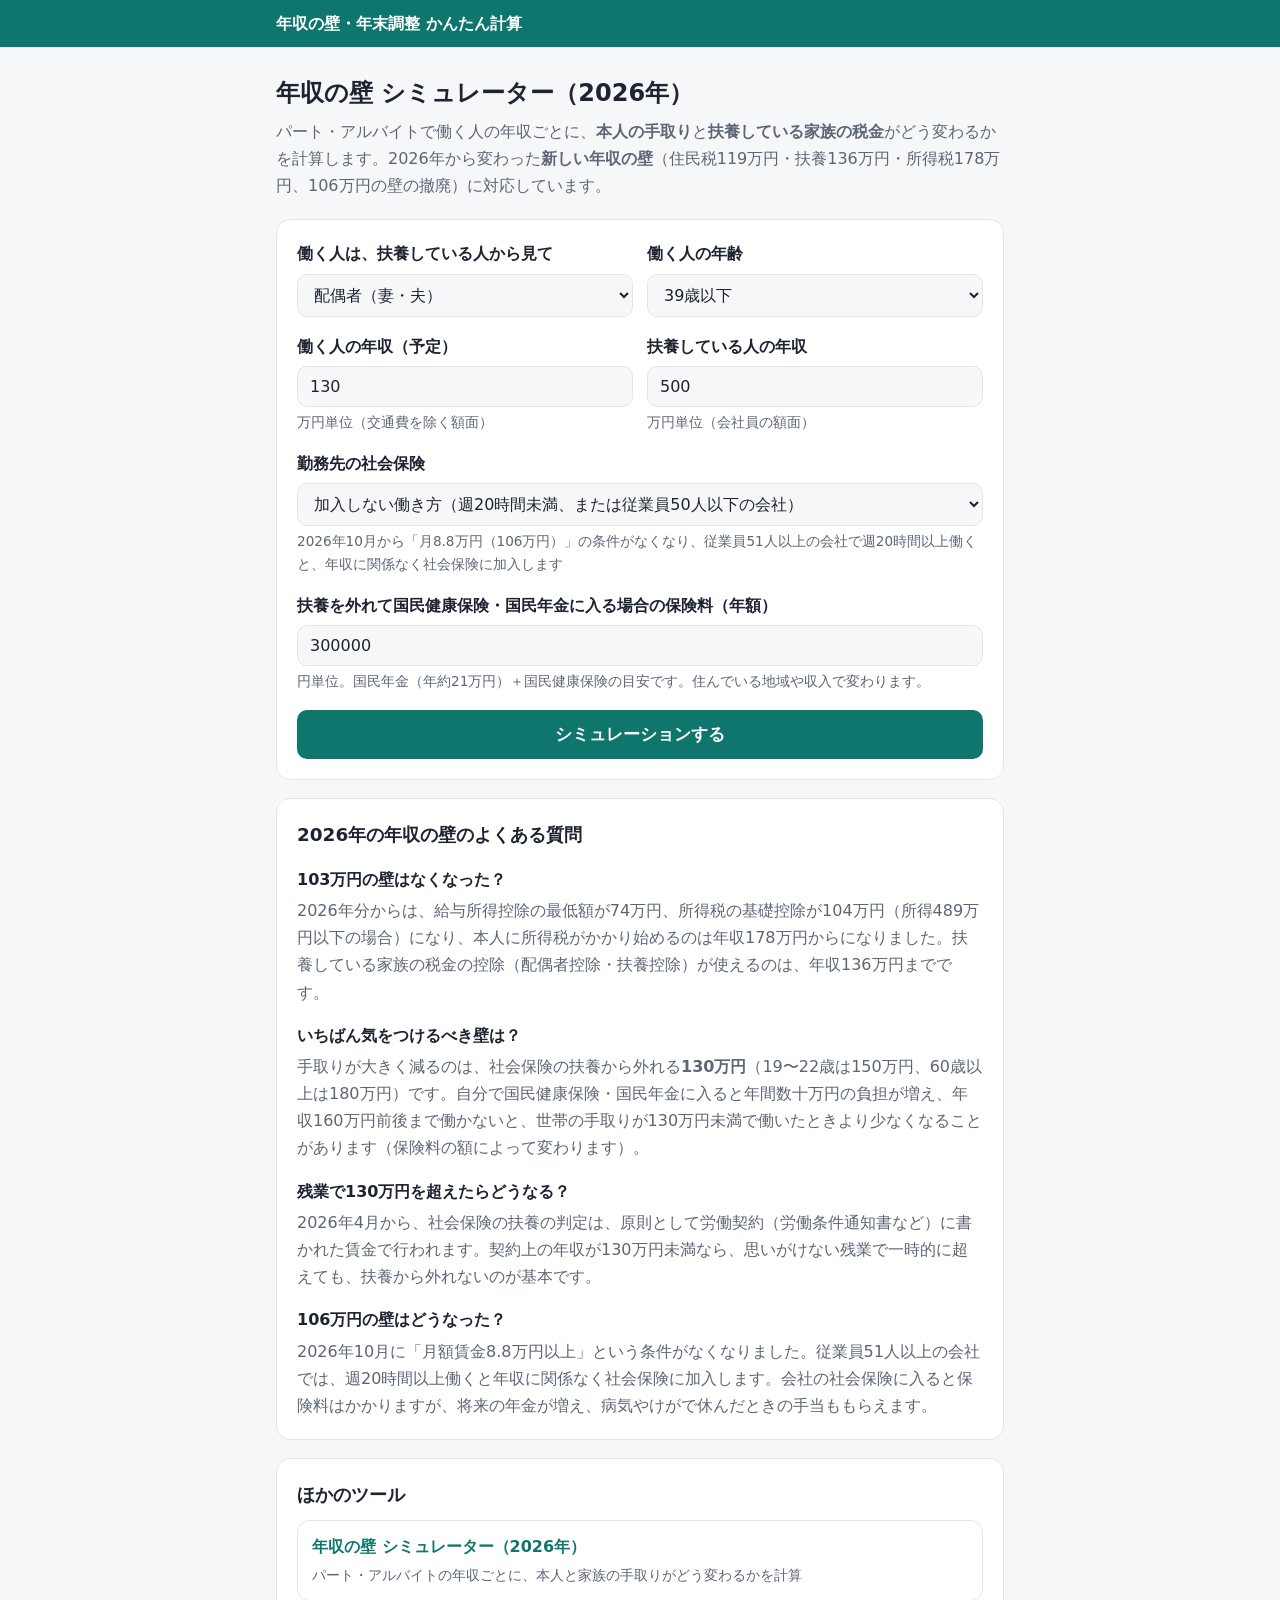
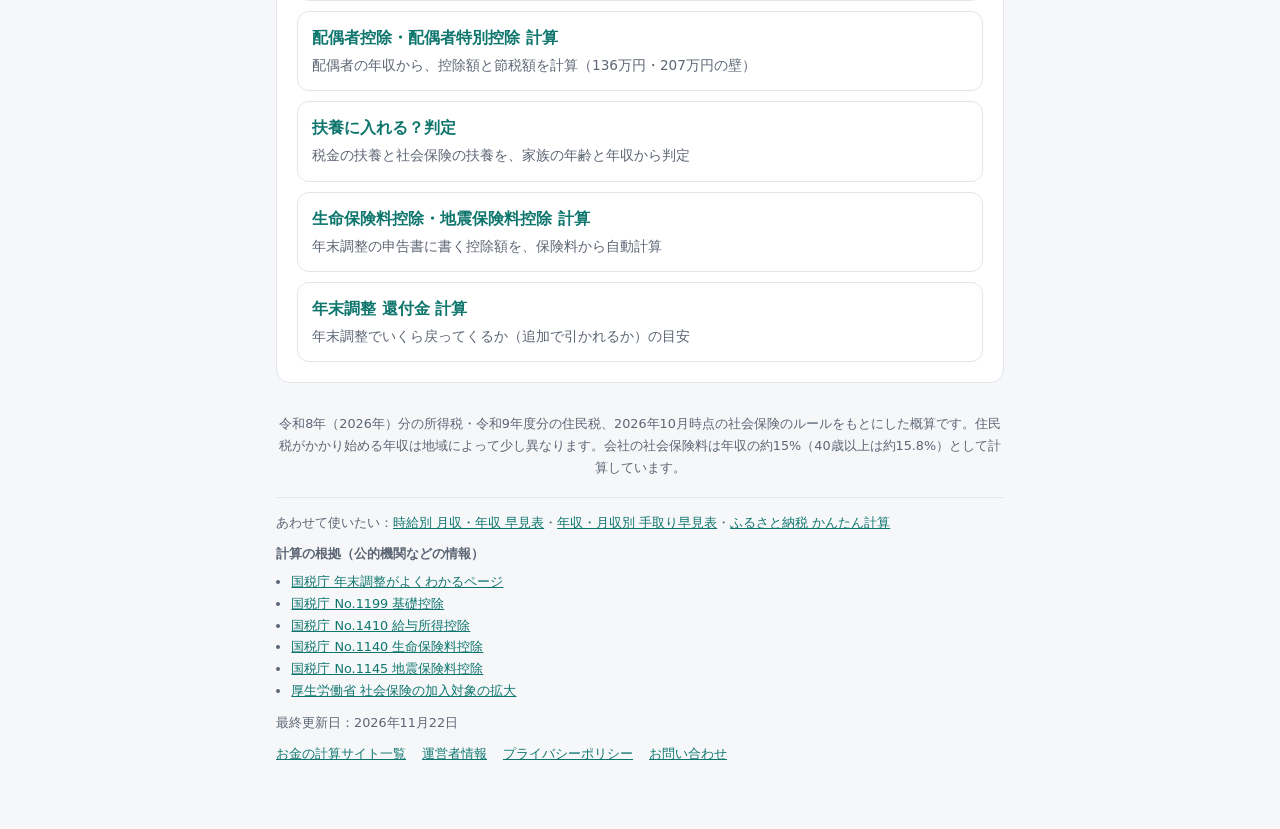
<file: index.html>
<!doctype html>
<html lang="ja">
<head>
<meta charset="utf-8">
<meta name="viewport" content="width=device-width, initial-scale=1">
<title>年収の壁 シミュレーター【2026年】｜パートの手取りと家族の税金を計算（119万・130万・136万・178万）</title>
<meta name="description" content="パート・アルバイトの年収を入れるだけで、本人の税金・社会保険料・手取りと、扶養している家族の税金がどう変わるかを計算。2026年の新しい年収の壁（住民税119万円、扶養136万円、所得税178万円、106万円の壁の撤廃）に対応した無料シミュレーターです。">
<link rel="canonical" href="https://okanenokeisan.com/nenmatsu/">
<!--sw-head-->
<meta property="og:type" content="website">
<meta property="og:site_name" content="年収の壁・年末調整 かんたん計算">
<meta property="og:title" content="年収の壁 シミュレーター【2026年】｜パートの手取りと家族の税金を計算（119万・130万・136万・178万）">
<meta property="og:description" content="パート・アルバイトの年収を入れるだけで、本人の税金・社会保険料・手取りと、扶養している家族の税金がどう変わるかを計算。2026年の新しい年収の壁（住民税119万円、扶養136万円、所得税178万円、106万円の壁の撤廃）に対応した無料シミュレーターです。">
<meta property="og:url" content="https://okanenokeisan.com/nenmatsu/">
<meta property="og:locale" content="ja_JP">
<meta name="twitter:card" content="summary">
<link rel="icon" href="/favicon.ico" sizes="48x48">
<link rel="icon" href="/favicon.svg" type="image/svg+xml">
<script async src="https://www.googletagmanager.com/gtag/js?id=G-CTGWFB173X"></script>
<script>window.dataLayer=window.dataLayer||[];function gtag(){dataLayer.push(arguments);}gtag('js',new Date());gtag('config','G-CTGWFB173X');document.addEventListener('click',function(e){var b=e.target.closest&&e.target.closest('button#calc,button#judge,button#make');if(b)gtag('event','tool_use',{tool_path:location.pathname,button_id:b.id});},true);</script>
<!--/sw-head-->
<link rel="stylesheet" href="assets/style.css">
<style>
.walls{list-style:none;margin:0;padding:0}
.walls li{padding:10px 0;border-bottom:1px solid var(--line)}
.walls b{display:inline-block;min-width:5.5em;color:var(--accent)}
.walls .passed b{color:var(--warn)}
tr.me td{background:var(--accent-soft);font-weight:700}
tr.drop td.num:last-child{color:var(--err)}
.chart svg{width:100%;height:auto;display:block}
.chart .axis{stroke:var(--line)}
.chart .lbl{fill:var(--muted);font-size:11px}
.chart .line{fill:none;stroke:var(--accent);stroke-width:2.5}
.chart .line2{fill:none;stroke:var(--muted);stroke-width:1.5;stroke-dasharray:4 3}
.chart .dot{fill:var(--accent)}
.legend{display:flex;gap:16px;font-size:.8rem;color:var(--muted);margin-top:6px;flex-wrap:wrap}
.legend span::before{content:"";display:inline-block;width:14px;height:3px;margin-right:5px;vertical-align:middle;background:var(--accent)}
.legend span.l2::before{background:var(--muted)}
</style>
</head>
<body>
<header class="site-header"><div><a href="/nenmatsu/">年収の壁・年末調整 かんたん計算</a></div></header>
<div class="wrap">
  <h1>年収の壁 シミュレーター（2026年）</h1>
  <p class="lead">パート・アルバイトで働く人の年収ごとに、<strong>本人の手取り</strong>と<strong>扶養している家族の税金</strong>がどう変わるかを計算します。2026年から変わった<strong>新しい年収の壁</strong>（住民税119万円・扶養136万円・所得税178万円、106万円の壁の撤廃）に対応しています。</p>

  <div class="card">
    <div class="row">
      <div class="field">
        <label for="rel">働く人は、扶養している人から見て</label>
        <select id="rel">
          <option value="spouse">配偶者（妻・夫）</option>
          <option value="student">子ども（19〜22歳・大学生など）</option>
          <option value="teen">子ども（16〜18歳・高校生など）</option>
        </select>
      </div>
      <div class="field" id="ageField">
        <label for="age">働く人の年齢</label>
        <select id="age">
          <option value="u40">39歳以下</option>
          <option value="40">40〜59歳</option>
          <option value="60">60〜69歳</option>
          <option value="70">70歳以上</option>
        </select>
      </div>
    </div>
    <div class="row">
      <div class="field"><label for="wage">働く人の年収（予定）</label><input type="number" id="wage" min="0" value="130">
        <div class="hint">万円単位（交通費を除く額面）</div></div>
      <div class="field"><label for="sup">扶養している人の年収</label><input type="number" id="sup" min="0" value="500">
        <div class="hint">万円単位（会社員の額面）</div></div>
    </div>
    <div class="field" id="shahoField">
      <label for="shaho">勤務先の社会保険</label>
      <select id="shaho">
        <option value="none">加入しない働き方（週20時間未満、または従業員50人以下の会社）</option>
        <option value="company">加入する働き方（従業員51人以上の会社で週20時間以上など）</option>
      </select>
      <div class="hint">2026年10月から「月8.8万円（106万円）」の条件がなくなり、従業員51人以上の会社で週20時間以上働くと、年収に関係なく社会保険に加入します</div>
    </div>
    <div class="field" id="kokuhoField">
      <label for="kokuho">扶養を外れて国民健康保険・国民年金に入る場合の保険料（年額）</label>
      <input type="number" id="kokuho" min="0" value="300000">
      <div class="hint" id="kokuhoHint">円単位。住んでいる地域や収入で変わります。わかる場合は市区町村のシミュレーションの金額を入れてください</div>
    </div>
    <button id="calc">シミュレーションする</button>
  </div>

  <div class="card" id="result" hidden></div>

  <div class="ad">広告スペース</div>

  <div class="card faq">
    <h2>2026年の年収の壁のよくある質問</h2>
    <h3>103万円の壁はなくなった？</h3>
    <p>2026年分からは、給与所得控除の最低額が74万円、所得税の基礎控除が104万円（所得489万円以下の場合）になり、本人に所得税がかかり始めるのは年収178万円からになりました。扶養している家族の税金の控除（配偶者控除・扶養控除）が使えるのは、年収136万円までです。</p>
    <h3>いちばん気をつけるべき壁は？</h3>
    <p>手取りが大きく減るのは、社会保険の扶養から外れる<strong>130万円</strong>（19〜22歳は150万円、60歳以上は180万円）です。自分で国民健康保険・国民年金に入ると年間数十万円の負担が増え、年収160万円前後まで働かないと、世帯の手取りが130万円未満で働いたときより少なくなることがあります（保険料の額によって変わります）。</p>
    <h3>残業で130万円を超えたらどうなる？</h3>
    <p>2026年4月から、社会保険の扶養の判定は、原則として労働契約（労働条件通知書など）に書かれた賃金で行われます。契約上の年収が130万円未満なら、思いがけない残業で一時的に超えても、扶養から外れないのが基本です。</p>
    <h3>106万円の壁はどうなった？</h3>
    <p>2026年10月に「月額賃金8.8万円以上」という条件がなくなりました。従業員51人以上の会社では、週20時間以上働くと年収に関係なく社会保険に加入します。会社の社会保険に入ると保険料はかかりますが、将来の年金が増え、病気やけがで休んだときの手当ももらえます。</p>
  </div>

  <div class="card" id="related"></div>

  <footer>令和8年（2026年）分の所得税・令和9年度分の住民税、2026年10月時点の社会保険のルールをもとにした概算です。住民税がかかり始める年収は地域によって少し異なります。会社の社会保険料は年収の約15%（40歳以上は約15.8%）として計算しています。</footer>
<!--sw-foot-->
<div style="font-size:.8rem;color:var(--muted);margin-top:18px;border-top:1px solid var(--line);padding-top:14px"><p style="margin:0 0 10px">あわせて使いたい：<a href="/jikyu-hayami/">時給別 月収・年収 早見表</a>・<a href="/nenshu/">年収・月収別 手取り早見表</a>・<a href="/furusato/">ふるさと納税 かんたん計算</a></p><p style="margin:0 0 6px;font-weight:600">計算の根拠（公的機関などの情報）</p><ul style="margin:0 0 10px;padding-left:1.2em"><li><a href="https://www.nta.go.jp/users/gensen/nencho/index.htm" target="_blank" rel="noopener">国税庁 年末調整がよくわかるページ</a></li><li><a href="https://www.nta.go.jp/taxes/shiraberu/taxanswer/shotoku/1199.htm" target="_blank" rel="noopener">国税庁 No.1199 基礎控除</a></li><li><a href="https://www.nta.go.jp/taxes/shiraberu/taxanswer/shotoku/1410.htm" target="_blank" rel="noopener">国税庁 No.1410 給与所得控除</a></li><li><a href="https://www.nta.go.jp/taxes/shiraberu/taxanswer/shotoku/1140.htm" target="_blank" rel="noopener">国税庁 No.1140 生命保険料控除</a></li><li><a href="https://www.nta.go.jp/taxes/shiraberu/taxanswer/shotoku/1145.htm" target="_blank" rel="noopener">国税庁 No.1145 地震保険料控除</a></li><li><a href="https://www.mhlw.go.jp/tekiyoukakudai/" target="_blank" rel="noopener">厚生労働省 社会保険の加入対象の拡大</a></li></ul><p style="margin:0 0 10px">最終更新日：2026年11月22日</p><nav style="display:flex;flex-wrap:wrap;gap:6px 16px"><a href="/sites/">お金の計算サイト一覧</a><a href="/about/">運営者情報</a><a href="/privacy/">プライバシーポリシー</a><a href="/contact/">お問い合わせ</a></nav></div>
<!--/sw-foot-->
</div>

<script src="assets/site.js"></script>
<script src="assets/calc.js"></script>
<script>
const $ = id => document.getElementById(id);
const KOKUHO_DEFAULT = { spouse: 300000, student: 60000, teen: 60000, spouse60: 150000 };
function syncForm() {
  const rel = $("rel").value;
  $("ageField").hidden = rel !== "spouse";
  $("shahoField").hidden = rel !== "spouse";
  const age = $("age").value;
  $("kokuho").value = rel === "spouse" ? (age === "60" || age === "70" ? KOKUHO_DEFAULT.spouse60 : KOKUHO_DEFAULT.spouse) : KOKUHO_DEFAULT[rel];
  $("kokuhoHint").textContent = rel === "spouse"
    ? (age === "60" || age === "70" ? "円単位。60歳以上は国民年金の加入義務がないため、国民健康保険料のみの目安です。" : "円単位。国民年金（年約21万円）＋国民健康保険の目安です。住んでいる地域や収入で変わります。")
    : "円単位。学生は国民年金の「学生納付特例」を使うと納付を先送りできるため、国民健康保険料のみの目安です。";
}
$("rel").addEventListener("change", syncForm);
$("age").addEventListener("change", syncForm);

function model() {
  const rel = $("rel").value, age = $("age").value;
  const over40 = rel === "spouse" && age !== "u40";
  const threshold = rel === "student" ? 1500000 : rel === "spouse" && (age === "60" || age === "70") ? 1800000 : 1300000;
  const company = rel === "spouse" && $("shaho").value === "company";
  const kokuho = Math.max(0, Number($("kokuho").value) || 0);
  const sup = (Number($("sup").value) || 0) * MAN;
  const supIncome = salaryIncome(sup);
  const ded = inc => rel === "spouse" ? spouseDeduction(supIncome, inc, age === "70")
    : dependentDeduction(rel === "student" ? 20 : 17, inc);
  const max = ded(0);
  const rate = supporterRate(sup, false, max.it);

  const at = salary => {
    const social = company ? socialEstimate(salary, over40) : salary >= threshold ? kokuho : 0;
    const t = personTax(salary, social);
    const d = ded(t.income);
    const familyUp = Math.floor((max.it - d.it) * rate * 1.021 + (max.rt - d.rt) * 0.1);
    const net = salary - social - t.incomeTax - t.residentTax;
    return { salary, social, ...t, d, familyUp, net, household: net - familyUp };
  };
  return { rel, age, threshold, company, at, rate, max };
}

function chart(m) {
  const xs = []; for (let s = 800000; s <= 2400000; s += 10000) xs.push(m.at(s));
  const W = 640, H = 240, L = 48, R = 10, T = 12, B = 28;
  const minY = Math.min(...xs.map(p => Math.min(p.household, p.net))), maxY = Math.max(...xs.map(p => p.net));
  const x = v => L + (v - 800000) / 1600000 * (W - L - R);
  const y = v => T + (1 - (v - minY) / (maxY - minY)) * (H - T - B);
  const path = key => xs.map((p, i) => `${i ? "L" : "M"}${x(p.salary).toFixed(1)},${y(p[key]).toFixed(1)}`).join("");
  let grid = "";
  for (let s = 800000; s <= 2400000; s += 200000) grid += `<line class="axis" x1="${x(s)}" y1="${T}" x2="${x(s)}" y2="${H - B}"/><text class="lbl" x="${x(s)}" y="${H - 10}" text-anchor="middle">${s / MAN}万</text>`;
  const step = Math.ceil((maxY - minY) / 4 / 100000) * 100000;
  for (let v = Math.ceil(minY / step) * step; v <= maxY; v += step) grid += `<line class="axis" x1="${L}" y1="${y(v)}" x2="${W - R}" y2="${y(v)}"/><text class="lbl" x="${L - 6}" y="${y(v) + 4}" text-anchor="end">${Math.round(v / MAN)}万</text>`;
  const me = m.at((Number($("wage").value) || 0) * MAN);
  const dot = me.salary >= 800000 && me.salary <= 2400000 ? `<circle class="dot" cx="${x(me.salary)}" cy="${y(me.household)}" r="5"/>` : "";
  return `<div class="chart"><svg viewBox="0 0 ${W} ${H}" role="img" aria-label="年収ごとの手取りのグラフ">${grid}<path class="line2" d="${path("net")}"/><path class="line" d="${path("household")}"/>${dot}</svg>
    <div class="legend"><span>世帯で見た手取り（本人の手取り − 家族の税金の増加分）</span><span class="l2">本人の手取り</span></div></div>`;
}

function walls(m, wage) {
  const list = [
    [1060000, "106万円", "2026年10月に撤廃。従業員51人以上の会社で週20時間以上働くと、年収に関係なく社会保険に加入します。"],
    [1190000, "119万円", "超えると本人に住民税がかかり始めます（年数千円から。地域によって少し違います）。"],
    [m.threshold, `${m.threshold / MAN}万円`, `超えると社会保険の扶養から外れ、自分で保険料を払います${m.company ? "（会社の社会保険に加入している場合は関係ありません）" : ""}。2026年4月からは労働契約の賃金で判定し、残業代は含めません。`],
    [1780000, "178万円", "超えると本人に所得税がかかり始めます。"],
  ];
  if (m.rel === "spouse") {
    list.push([1360000, "136万円", "超えると配偶者控除から配偶者特別控除に切り替わります。ただし控除額は169万円まで同じなので、家族の税金は増えません。"]);
    list.push([1690000, "169万円", "超えると配偶者特別控除が少しずつ減り、家族の税金が増え始めます。"]);
    list.push([2070000, "207万円", "超えると配偶者特別控除がなくなります。"]);
  } else if (m.rel === "student") {
    list.push([1360000, "136万円", "超えると特定扶養控除から特定親族特別控除に切り替わります。控除額は159万円まで同じ（所得税63万円）です。"]);
    list.push([1970000, "197万円", "超えると特定親族特別控除がなくなり、家族の控除がゼロになります。"]);
  } else {
    list.push([1360000, "136万円", "超えると家族の扶養控除（38万円）がなくなり、家族の税金が年に数万円増えます。"]);
  }
  list.sort((a, b) => a[0] - b[0]);
  return `<ul class="walls">${list.map(w => `<li class="${wage > w[0] ? "passed" : ""}"><b>${w[1]}</b>${w[2]}${wage > w[0] ? "（超えています）" : ""}</li>`).join("")}</ul>`;
}

function calc() {
  const out = $("result");
  out.hidden = false;
  const wage = (Number($("wage").value) || 0) * MAN;
  const m = model();
  const me = m.at(wage);
  const base = [800000, 1000000, 1100000, 1190000, 1200000, m.threshold - 10000, m.threshold, 1360000, 1400000, 1500000, 1600000, 1690000, 1780000, 1800000, 1900000, 2000000, 2070000, 2200000];
  const rows = [...new Set(base.concat(wage))].filter(s => s > 0).sort((a, b) => a - b).map(m.at);
  const noLoss = (() => { // 扶養内の手取りを取り戻せる年収
    const inside = m.at(m.threshold - 10000).household;
    for (let s = m.threshold; s <= 3000000; s += 10000) if (m.at(s).household >= inside) return s;
    return null;
  })();

  out.innerHTML = `
    <div class="big">
      <div class="stat good"><div class="k">本人の手取り</div><div class="v">${yen(me.net)}</div></div>
      <div class="stat ${me.familyUp ? "warn" : ""}"><div class="k">家族の税金の増加</div><div class="v">${yen(me.familyUp)}</div></div>
      <div class="stat"><div class="k">世帯で見た手取り</div><div class="v">${yen(me.household)}</div></div>
    </div>
    <table class="info">
      <tr><td>本人の社会保険料</td><td class="num">${yen(me.social)}</td></tr>
      <tr><td>本人の所得税</td><td class="num">${yen(me.incomeTax)}</td></tr>
      <tr><td>本人の住民税</td><td class="num">${yen(me.residentTax)}</td></tr>
      <tr><td>家族が受けられる控除</td><td class="num">${me.d.type}（所得税 ${me.d.it / MAN}万円）</td></tr>
    </table>
    ${!m.company && noLoss ? `<p class="note">社会保険の扶養を外れると、<strong>年収${Math.ceil(noLoss / MAN)}万円くらい</strong>まで働かないと、${m.threshold / MAN}万円未満で働いたときの世帯の手取りに届きません。</p>` : ""}
    <h2 style="margin-top:18px">年収ごとの手取り</h2>
    ${chart(m)}
    <div style="overflow-x:auto;margin-top:12px"><table class="info">
      <tr><th>年収</th><th class="num">本人の税金＋保険料</th><th class="num">家族の税金の増加</th><th class="num">世帯で見た手取り</th></tr>
      ${rows.map((r, i) => `<tr class="${r.salary === wage ? "me" : ""} ${i && r.household < rows[i - 1].household ? "drop" : ""}"><td>${(r.salary / MAN).toLocaleString("ja-JP")}万円</td><td class="num">${yen(r.social + r.incomeTax + r.residentTax)}</td><td class="num">${yen(r.familyUp)}</td><td class="num">${yen(r.household)}</td></tr>`).join("")}
    </table></div>
    <p class="hint">赤字の行は、年収が増えたのに世帯の手取りが減る部分です。</p>
    <h2 style="margin-top:18px">あなたに関係する年収の壁</h2>
    ${walls(m, wage)}`;
  out.scrollIntoView({ behavior: "smooth", block: "start" });
}
$("calc").addEventListener("click", calc);
syncForm();
</script>
</body>
</html>
</file>
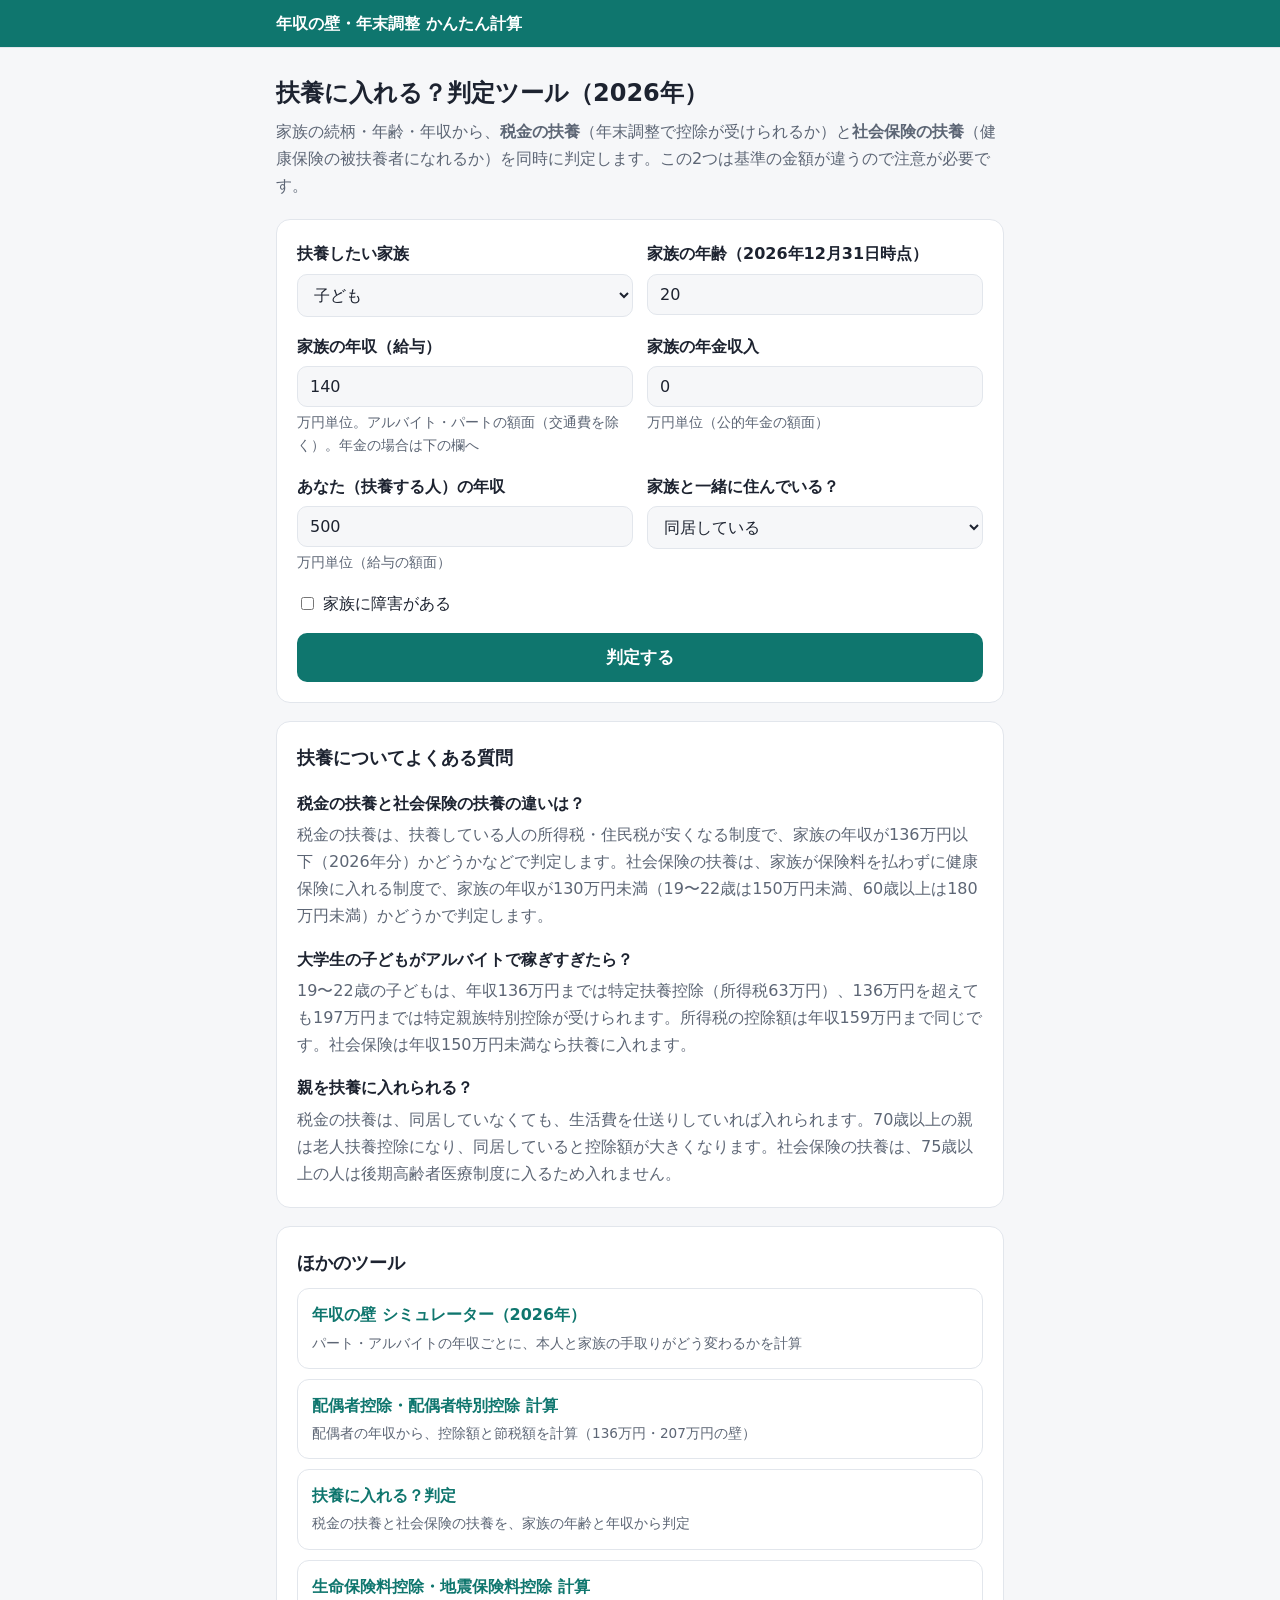
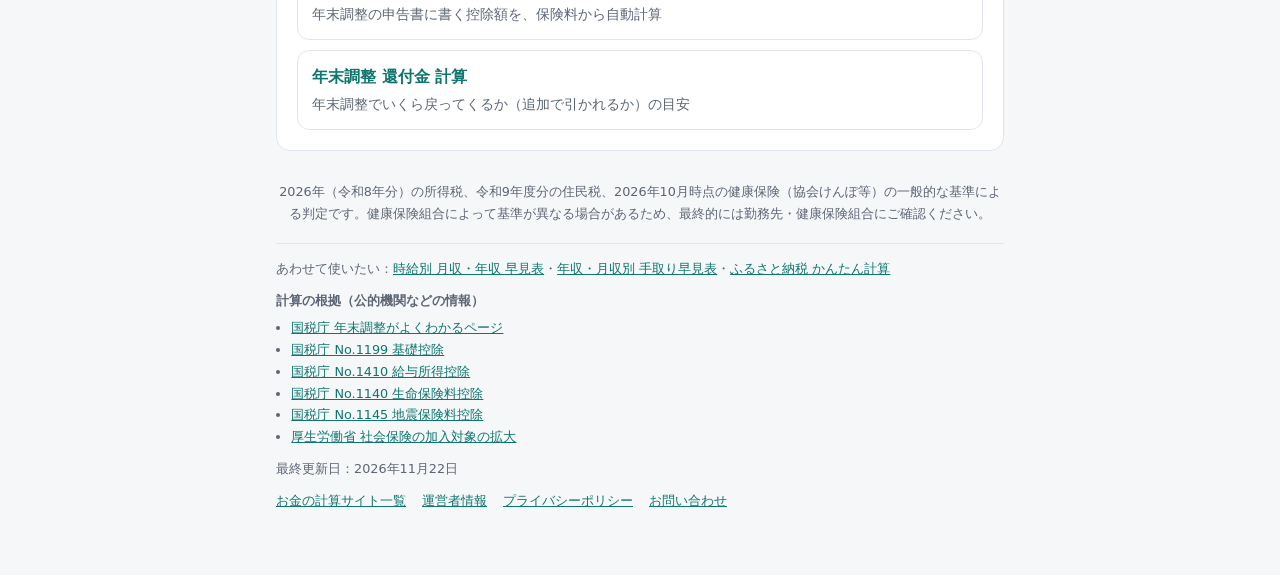
<file: fuyo/index.html>
<!doctype html>
<html lang="ja">
<head>
<meta charset="utf-8">
<meta name="viewport" content="width=device-width, initial-scale=1">
<title>扶養に入れる？判定ツール【2026年】｜税金の扶養と社会保険の扶養を同時にチェック</title>
<meta name="description" content="家族の続柄・年齢・年収を入れるだけで、税金の扶養（扶養控除・特定親族特別控除・配偶者控除）と社会保険の扶養（130万円・150万円・180万円）に入れるかを同時に判定。2026年の改正（136万円・大学生の150万円）に対応した無料ツールです。">
<link rel="canonical" href="https://okanenokeisan.com/nenmatsu/fuyo/">
<!--sw-head-->
<meta property="og:type" content="website">
<meta property="og:site_name" content="年収の壁・年末調整 かんたん計算">
<meta property="og:title" content="扶養に入れる？判定ツール【2026年】｜税金の扶養と社会保険の扶養を同時にチェック">
<meta property="og:description" content="家族の続柄・年齢・年収を入れるだけで、税金の扶養（扶養控除・特定親族特別控除・配偶者控除）と社会保険の扶養（130万円・150万円・180万円）に入れるかを同時に判定。2026年の改正（136万円・大学生の150万円）に対応した無料ツールです。">
<meta property="og:url" content="https://okanenokeisan.com/nenmatsu/fuyo/">
<meta property="og:locale" content="ja_JP">
<meta name="twitter:card" content="summary">
<link rel="icon" href="/favicon.ico" sizes="48x48">
<link rel="icon" href="/favicon.svg" type="image/svg+xml">
<script async src="https://www.googletagmanager.com/gtag/js?id=G-CTGWFB173X"></script>
<script>window.dataLayer=window.dataLayer||[];function gtag(){dataLayer.push(arguments);}gtag('js',new Date());gtag('config','G-CTGWFB173X');document.addEventListener('click',function(e){var b=e.target.closest&&e.target.closest('button#calc,button#judge,button#make');if(b)gtag('event','tool_use',{tool_path:location.pathname,button_id:b.id});},true);</script>
<!--/sw-head-->
<link rel="stylesheet" href="../assets/style.css">
<style>
.verdict{display:grid;grid-template-columns:1fr 1fr;gap:12px}
@media (max-width:520px){.verdict{grid-template-columns:1fr}}
.verdict .box{border-radius:12px;padding:14px;background:var(--bg)}
.verdict .box h3{margin:0 0 6px;font-size:.9rem;color:var(--muted)}
.verdict .ok{font-size:1.15rem;font-weight:700;color:var(--good)}
.verdict .ng{font-size:1.15rem;font-weight:700;color:var(--warn)}
.verdict p{margin:6px 0 0;font-size:.9rem}
</style>
</head>
<body>
<header class="site-header"><div><a href="/nenmatsu/">年収の壁・年末調整 かんたん計算</a></div></header>
<div class="wrap">
  <h1>扶養に入れる？判定ツール（2026年）</h1>
  <p class="lead">家族の続柄・年齢・年収から、<strong>税金の扶養</strong>（年末調整で控除が受けられるか）と<strong>社会保険の扶養</strong>（健康保険の被扶養者になれるか）を同時に判定します。この2つは基準の金額が違うので注意が必要です。</p>

  <div class="card">
    <div class="row">
      <div class="field">
        <label for="rel">扶養したい家族</label>
        <select id="rel">
          <option value="spouse">配偶者</option>
          <option value="child" selected>子ども</option>
          <option value="parent">親・祖父母など</option>
        </select>
      </div>
      <div class="field"><label for="age">家族の年齢（2026年12月31日時点）</label><input type="number" id="age" min="0" max="120" value="20"></div>
    </div>
    <div class="row">
      <div class="field"><label for="wage">家族の年収（給与）</label><input type="number" id="wage" min="0" value="140">
        <div class="hint">万円単位。アルバイト・パートの額面（交通費を除く）。年金の場合は下の欄へ</div></div>
      <div class="field"><label for="pension">家族の年金収入</label><input type="number" id="pension" min="0" value="0">
        <div class="hint">万円単位（公的年金の額面）</div></div>
    </div>
    <div class="row">
      <div class="field"><label for="self">あなた（扶養する人）の年収</label><input type="number" id="self" min="0" value="500">
        <div class="hint">万円単位（給与の額面）</div></div>
      <div class="field">
        <label for="live">家族と一緒に住んでいる？</label>
        <select id="live"><option value="yes">同居している</option><option value="no">別居している（仕送りしている）</option></select>
      </div>
    </div>
    <div class="field"><div class="checks"><label><input type="checkbox" id="disabled">家族に障害がある</label></div></div>
    <button id="calc">判定する</button>
  </div>

  <div class="card" id="result" hidden></div>

  <div class="ad">広告スペース</div>

  <div class="card faq">
    <h2>扶養についてよくある質問</h2>
    <h3>税金の扶養と社会保険の扶養の違いは？</h3>
    <p>税金の扶養は、扶養している人の所得税・住民税が安くなる制度で、家族の年収が136万円以下（2026年分）かどうかなどで判定します。社会保険の扶養は、家族が保険料を払わずに健康保険に入れる制度で、家族の年収が130万円未満（19〜22歳は150万円未満、60歳以上は180万円未満）かどうかで判定します。</p>
    <h3>大学生の子どもがアルバイトで稼ぎすぎたら？</h3>
    <p>19〜22歳の子どもは、年収136万円までは特定扶養控除（所得税63万円）、136万円を超えても197万円までは特定親族特別控除が受けられます。所得税の控除額は年収159万円まで同じです。社会保険は年収150万円未満なら扶養に入れます。</p>
    <h3>親を扶養に入れられる？</h3>
    <p>税金の扶養は、同居していなくても、生活費を仕送りしていれば入れられます。70歳以上の親は老人扶養控除になり、同居していると控除額が大きくなります。社会保険の扶養は、75歳以上の人は後期高齢者医療制度に入るため入れません。</p>
  </div>

  <div class="card" id="related"></div>

  <footer>2026年（令和8年分）の所得税、令和9年度分の住民税、2026年10月時点の健康保険（協会けんぽ等）の一般的な基準による判定です。健康保険組合によって基準が異なる場合があるため、最終的には勤務先・健康保険組合にご確認ください。</footer>
<!--sw-foot-->
<div style="font-size:.8rem;color:var(--muted);margin-top:18px;border-top:1px solid var(--line);padding-top:14px"><p style="margin:0 0 10px">あわせて使いたい：<a href="/jikyu-hayami/">時給別 月収・年収 早見表</a>・<a href="/nenshu/">年収・月収別 手取り早見表</a>・<a href="/furusato/">ふるさと納税 かんたん計算</a></p><p style="margin:0 0 6px;font-weight:600">計算の根拠（公的機関などの情報）</p><ul style="margin:0 0 10px;padding-left:1.2em"><li><a href="https://www.nta.go.jp/users/gensen/nencho/index.htm" target="_blank" rel="noopener">国税庁 年末調整がよくわかるページ</a></li><li><a href="https://www.nta.go.jp/taxes/shiraberu/taxanswer/shotoku/1199.htm" target="_blank" rel="noopener">国税庁 No.1199 基礎控除</a></li><li><a href="https://www.nta.go.jp/taxes/shiraberu/taxanswer/shotoku/1410.htm" target="_blank" rel="noopener">国税庁 No.1410 給与所得控除</a></li><li><a href="https://www.nta.go.jp/taxes/shiraberu/taxanswer/shotoku/1140.htm" target="_blank" rel="noopener">国税庁 No.1140 生命保険料控除</a></li><li><a href="https://www.nta.go.jp/taxes/shiraberu/taxanswer/shotoku/1145.htm" target="_blank" rel="noopener">国税庁 No.1145 地震保険料控除</a></li><li><a href="https://www.mhlw.go.jp/tekiyoukakudai/" target="_blank" rel="noopener">厚生労働省 社会保険の加入対象の拡大</a></li></ul><p style="margin:0 0 10px">最終更新日：2026年11月22日</p><nav style="display:flex;flex-wrap:wrap;gap:6px 16px"><a href="/sites/">お金の計算サイト一覧</a><a href="/about/">運営者情報</a><a href="/privacy/">プライバシーポリシー</a><a href="/contact/">お問い合わせ</a></nav></div>
<!--/sw-foot-->
</div>

<script src="../assets/site.js"></script>
<script src="../assets/calc.js"></script>
<script>
const $ = id => document.getElementById(id);
// 公的年金等の雑所得（年金以外の所得1,000万円以下）
function pensionIncome(a, over65) {
  if (over65 ? a <= 1100000 : a <= 600000) return 0;
  if (over65 && a < 3300000) return a - 1100000;
  if (!over65 && a < 1300000) return a - 600000;
  if (a < 4100000) return a * 0.75 - 275000;
  if (a < 7700000) return a * 0.85 - 685000;
  if (a < 10000000) return a * 0.95 - 1455000;
  return a - 1955000;
}

function calc() {
  const out = $("result");
  out.hidden = false;
  const rel = $("rel").value;
  const age = Math.floor(Number($("age").value) || 0);
  const wage = (Number($("wage").value) || 0) * MAN, pension = (Number($("pension").value) || 0) * MAN;
  const self = (Number($("self").value) || 0) * MAN;
  const live = $("live").value === "yes", disabled = $("disabled").checked;
  const inc = salaryIncome(wage) + pensionIncome(pension, age >= 65);

  // 税金の扶養
  let tax;
  if (rel === "spouse") tax = spouseDeduction(salaryIncome(self), inc, age >= 70);
  else tax = dependentDeduction(age, inc, live && age >= 70 && rel === "parent");
  const taxOk = tax.it > 0;
  const rate = supporterRate(self, false, tax.it);
  const save = Math.floor(tax.it * rate * 1.021 + tax.rt * 0.1);

  // 社会保険の扶養
  const revenue = wage + pension;
  // 19〜22歳の150万円は配偶者を除く
  const limit = age >= 60 || disabled ? 1800000 : rel !== "spouse" && age >= 19 && age <= 22 ? 1500000 : 1300000;
  let shaho, shahoNote;
  if (age >= 75) { shaho = false; shahoNote = "75歳以上の人は後期高齢者医療制度に加入するため、健康保険の扶養には入れません。"; }
  else if (revenue >= limit) { shaho = false; shahoNote = `年収が${limit / MAN}万円以上のため、扶養には入れません（自分で国民健康保険や勤務先の社会保険に加入します）。`; }
  else {
    shaho = true;
    shahoNote = `年収が${limit / MAN}万円未満なので、扶養に入れる可能性が高いです。` + (live
      ? (revenue < self / 2 ? "" : `ただし同居の場合、家族の年収があなたの年収の半分（${yen(self / 2)}）以上だと、世帯の状況によっては認められないことがあります。`)
      : "別居の場合は、あなたからの仕送り額が家族の年収より多いことも条件です。");
    if (rel === "spouse" || rel === "parent") shahoNote += "（60歳未満の配偶者などが勤務先の社会保険に加入する働き方の場合は、年収に関係なく扶養に入れません）";
  }

  out.innerHTML = `
    <div class="verdict">
      <div class="box"><h3>税金の扶養（年末調整）</h3>
        <div class="${taxOk ? "ok" : "ng"}">${taxOk ? "入れます" : "入れません"}</div>
        <p>${tax.type}${taxOk ? `：所得税 ${tax.it / MAN}万円／住民税 ${tax.rt / MAN}万円の控除` : ""}</p>
        ${taxOk ? `<p>あなたの税金が年間およそ <strong>${yen(save)}</strong> 安くなります。</p>` : ""}
      </div>
      <div class="box"><h3>社会保険の扶養（健康保険）</h3>
        <div class="${shaho ? "ok" : "ng"}">${shaho ? "入れる見込み" : "入れません"}</div>
        <p>${shahoNote}</p>
      </div>
    </div>
    <table class="info" style="margin-top:14px">
      <tr><td>家族の合計所得（税金の判定に使う金額）</td><td class="num">${yen(inc)}</td></tr>
      <tr><td>家族の年間収入（社会保険の判定に使う金額）</td><td class="num">${yen(revenue)}</td></tr>
      <tr><td>社会保険の扶養の基準</td><td class="num">${limit / MAN}万円未満</td></tr>
    </table>
    ${age < 16 && rel === "child" ? '<p class="note">16歳未満の子どもは扶養控除の対象外ですが、年末調整の申告書には記入します（住民税の計算に使われます）。</p>' : ""}
    <p class="note">パート収入による本人と家族の手取りの変化は → <a href="/nenmatsu/">年収の壁 シミュレーター</a></p>`;
  out.scrollIntoView({ behavior: "smooth", block: "start" });
}
$("calc").addEventListener("click", calc);
</script>
</body>
</html>
</file>
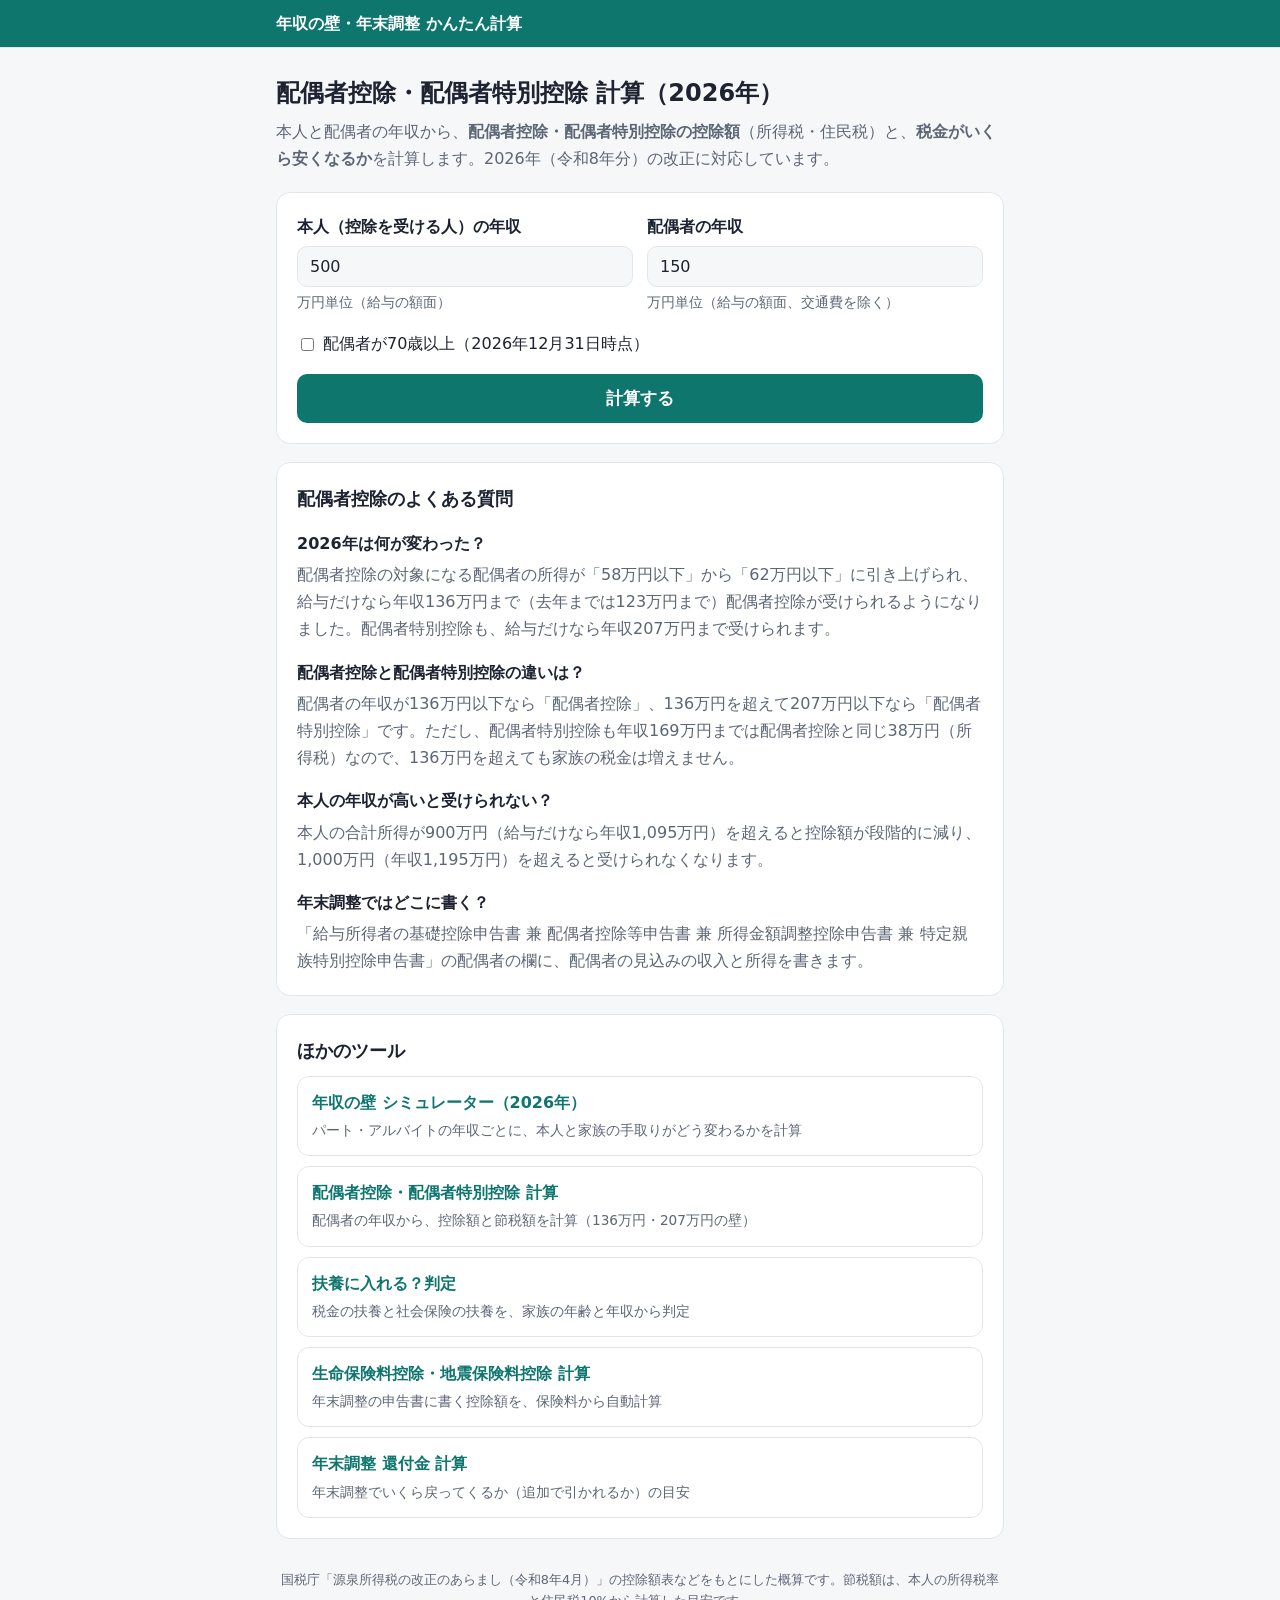
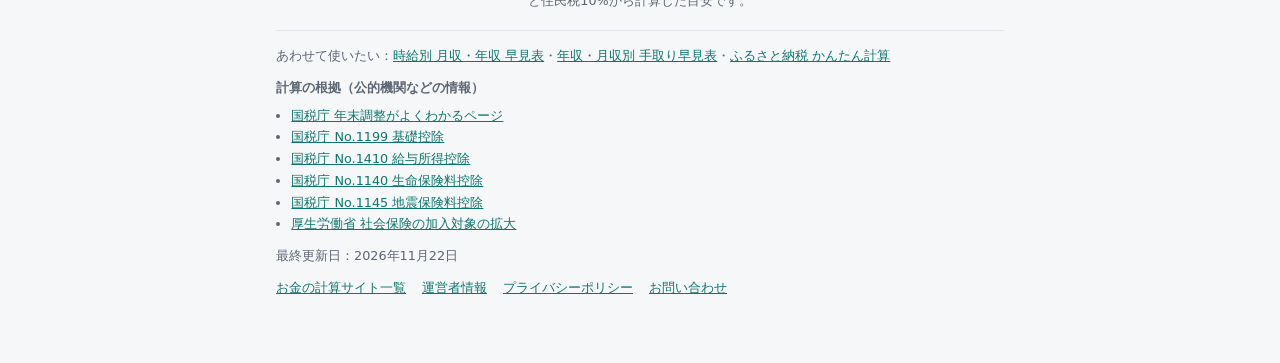
<file: haiguusha/index.html>
<!doctype html>
<html lang="ja">
<head>
<meta charset="utf-8">
<meta name="viewport" content="width=device-width, initial-scale=1">
<title>配偶者控除・配偶者特別控除 計算【2026年・令和8年分】｜136万円・207万円の壁</title>
<meta name="description" content="本人と配偶者の年収を入れるだけで、配偶者控除・配偶者特別控除の控除額（所得税・住民税）と節税額を計算。2026年（令和8年分）の改正で配偶者控除は年収136万円まで、配偶者特別控除は207万円までに。控除額の早見表つきの無料ツールです。">
<link rel="canonical" href="https://okanenokeisan.com/nenmatsu/haiguusha/">
<!--sw-head-->
<meta property="og:type" content="website">
<meta property="og:site_name" content="年収の壁・年末調整 かんたん計算">
<meta property="og:title" content="配偶者控除・配偶者特別控除 計算【2026年・令和8年分】｜136万円・207万円の壁">
<meta property="og:description" content="本人と配偶者の年収を入れるだけで、配偶者控除・配偶者特別控除の控除額（所得税・住民税）と節税額を計算。2026年（令和8年分）の改正で配偶者控除は年収136万円まで、配偶者特別控除は207万円までに。控除額の早見表つきの無料ツールです。">
<meta property="og:url" content="https://okanenokeisan.com/nenmatsu/haiguusha/">
<meta property="og:locale" content="ja_JP">
<meta name="twitter:card" content="summary">
<link rel="icon" href="/favicon.ico" sizes="48x48">
<link rel="icon" href="/favicon.svg" type="image/svg+xml">
<script async src="https://www.googletagmanager.com/gtag/js?id=G-CTGWFB173X"></script>
<script>window.dataLayer=window.dataLayer||[];function gtag(){dataLayer.push(arguments);}gtag('js',new Date());gtag('config','G-CTGWFB173X');document.addEventListener('click',function(e){var b=e.target.closest&&e.target.closest('button#calc,button#judge,button#make');if(b)gtag('event','tool_use',{tool_path:location.pathname,button_id:b.id});},true);</script>
<!--/sw-head-->
<link rel="stylesheet" href="../assets/style.css">
<style>tr.me td{background:var(--accent-soft);font-weight:700}</style>
</head>
<body>
<header class="site-header"><div><a href="/nenmatsu/">年収の壁・年末調整 かんたん計算</a></div></header>
<div class="wrap">
  <h1>配偶者控除・配偶者特別控除 計算（2026年）</h1>
  <p class="lead">本人と配偶者の年収から、<strong>配偶者控除・配偶者特別控除の控除額</strong>（所得税・住民税）と、<strong>税金がいくら安くなるか</strong>を計算します。2026年（令和8年分）の改正に対応しています。</p>

  <div class="card">
    <div class="row">
      <div class="field"><label for="self">本人（控除を受ける人）の年収</label><input type="number" id="self" min="0" value="500">
        <div class="hint">万円単位（給与の額面）</div></div>
      <div class="field"><label for="sp">配偶者の年収</label><input type="number" id="sp" min="0" value="150">
        <div class="hint">万円単位（給与の額面、交通費を除く）</div></div>
    </div>
    <div class="field">
      <div class="checks"><label><input type="checkbox" id="old">配偶者が70歳以上（2026年12月31日時点）</label></div>
    </div>
    <button id="calc">計算する</button>
  </div>

  <div class="card" id="result" hidden></div>

  <div class="ad">広告スペース</div>

  <div class="card faq">
    <h2>配偶者控除のよくある質問</h2>
    <h3>2026年は何が変わった？</h3>
    <p>配偶者控除の対象になる配偶者の所得が「58万円以下」から「62万円以下」に引き上げられ、給与だけなら年収136万円まで（去年までは123万円まで）配偶者控除が受けられるようになりました。配偶者特別控除も、給与だけなら年収207万円まで受けられます。</p>
    <h3>配偶者控除と配偶者特別控除の違いは？</h3>
    <p>配偶者の年収が136万円以下なら「配偶者控除」、136万円を超えて207万円以下なら「配偶者特別控除」です。ただし、配偶者特別控除も年収169万円までは配偶者控除と同じ38万円（所得税）なので、136万円を超えても家族の税金は増えません。</p>
    <h3>本人の年収が高いと受けられない？</h3>
    <p>本人の合計所得が900万円（給与だけなら年収1,095万円）を超えると控除額が段階的に減り、1,000万円（年収1,195万円）を超えると受けられなくなります。</p>
    <h3>年末調整ではどこに書く？</h3>
    <p>「給与所得者の基礎控除申告書 兼 配偶者控除等申告書 兼 所得金額調整控除申告書 兼 特定親族特別控除申告書」の配偶者の欄に、配偶者の見込みの収入と所得を書きます。</p>
  </div>

  <div class="card" id="related"></div>

  <footer>国税庁「源泉所得税の改正のあらまし（令和8年4月）」の控除額表などをもとにした概算です。節税額は、本人の所得税率と住民税10%から計算した目安です。</footer>
<!--sw-foot-->
<div style="font-size:.8rem;color:var(--muted);margin-top:18px;border-top:1px solid var(--line);padding-top:14px"><p style="margin:0 0 10px">あわせて使いたい：<a href="/jikyu-hayami/">時給別 月収・年収 早見表</a>・<a href="/nenshu/">年収・月収別 手取り早見表</a>・<a href="/furusato/">ふるさと納税 かんたん計算</a></p><p style="margin:0 0 6px;font-weight:600">計算の根拠（公的機関などの情報）</p><ul style="margin:0 0 10px;padding-left:1.2em"><li><a href="https://www.nta.go.jp/users/gensen/nencho/index.htm" target="_blank" rel="noopener">国税庁 年末調整がよくわかるページ</a></li><li><a href="https://www.nta.go.jp/taxes/shiraberu/taxanswer/shotoku/1199.htm" target="_blank" rel="noopener">国税庁 No.1199 基礎控除</a></li><li><a href="https://www.nta.go.jp/taxes/shiraberu/taxanswer/shotoku/1410.htm" target="_blank" rel="noopener">国税庁 No.1410 給与所得控除</a></li><li><a href="https://www.nta.go.jp/taxes/shiraberu/taxanswer/shotoku/1140.htm" target="_blank" rel="noopener">国税庁 No.1140 生命保険料控除</a></li><li><a href="https://www.nta.go.jp/taxes/shiraberu/taxanswer/shotoku/1145.htm" target="_blank" rel="noopener">国税庁 No.1145 地震保険料控除</a></li><li><a href="https://www.mhlw.go.jp/tekiyoukakudai/" target="_blank" rel="noopener">厚生労働省 社会保険の加入対象の拡大</a></li></ul><p style="margin:0 0 10px">最終更新日：2026年11月22日</p><nav style="display:flex;flex-wrap:wrap;gap:6px 16px"><a href="/sites/">お金の計算サイト一覧</a><a href="/about/">運営者情報</a><a href="/privacy/">プライバシーポリシー</a><a href="/contact/">お問い合わせ</a></nav></div>
<!--/sw-foot-->
</div>

<script src="../assets/site.js"></script>
<script src="../assets/calc.js"></script>
<script>
const $ = id => document.getElementById(id);
function calc() {
  const out = $("result");
  out.hidden = false;
  const self = (Number($("self").value) || 0) * MAN, sp = (Number($("sp").value) || 0) * MAN;
  if (!self) { out.innerHTML = '<p class="err">本人の年収を入力してください。</p>'; return; }
  const old = $("old").checked;
  const selfInc = salaryIncome(self);
  const d = spouseDeduction(selfInc, salaryIncome(sp), old);
  const rate = supporterRate(self, false, d.it);
  const save = Math.floor(d.it * rate * 1.021 + d.rt * 0.1);

  const pts = [100, 136, 150, 160, 169, 174, 179, 184, 189, 194, 199, 204, 207, 210];
  const rows = [...new Set(pts.concat(sp / MAN))].sort((a, b) => a - b).map(v => {
    const x = spouseDeduction(selfInc, salaryIncome(v * MAN), old);
    return `<tr class="${v * MAN === sp ? "me" : ""}"><td>${v}万円</td><td>${x.type}</td><td class="num">${x.it / MAN}万円</td><td class="num">${x.rt / MAN}万円</td><td class="num">${yen(Math.floor(x.it * rate * 1.021 + x.rt * 0.1))}</td></tr>`;
  });

  out.innerHTML = `
    <div class="big">
      <div class="stat good"><div class="k">控除の種類</div><div class="v">${d.type}</div></div>
      <div class="stat"><div class="k">控除額（所得税／住民税）</div><div class="v">${d.it / MAN}万円／${d.rt / MAN}万円</div></div>
      <div class="stat good"><div class="k">安くなる税金（年間の目安）</div><div class="v">${yen(save)}</div></div>
    </div>
    <table class="info">
      <tr><td>配偶者の所得（年収 − 給与所得控除）</td><td class="num">${yen(salaryIncome(sp))}</td></tr>
      <tr><td>本人の合計所得</td><td class="num">${yen(selfInc)}</td></tr>
      <tr><td>本人の所得税率</td><td class="num">${Math.round(rate * 100)}%</td></tr>
    </table>
    <h2 style="margin-top:18px">配偶者の年収ごとの控除額（本人の年収${self / MAN}万円の場合）</h2>
    <div style="overflow-x:auto"><table class="info">
      <tr><th>配偶者の年収</th><th>控除の種類</th><th class="num">所得税</th><th class="num">住民税</th><th class="num">安くなる税金</th></tr>
      ${rows.join("")}
    </table></div>
    <p class="note">パートの年収を増やしたとき、本人の手取りと社会保険まで含めてどうなるかは → <a href="/nenmatsu/">年収の壁 シミュレーター</a></p>`;
  out.scrollIntoView({ behavior: "smooth", block: "start" });
}
$("calc").addEventListener("click", calc);
</script>
</body>
</html>
</file>
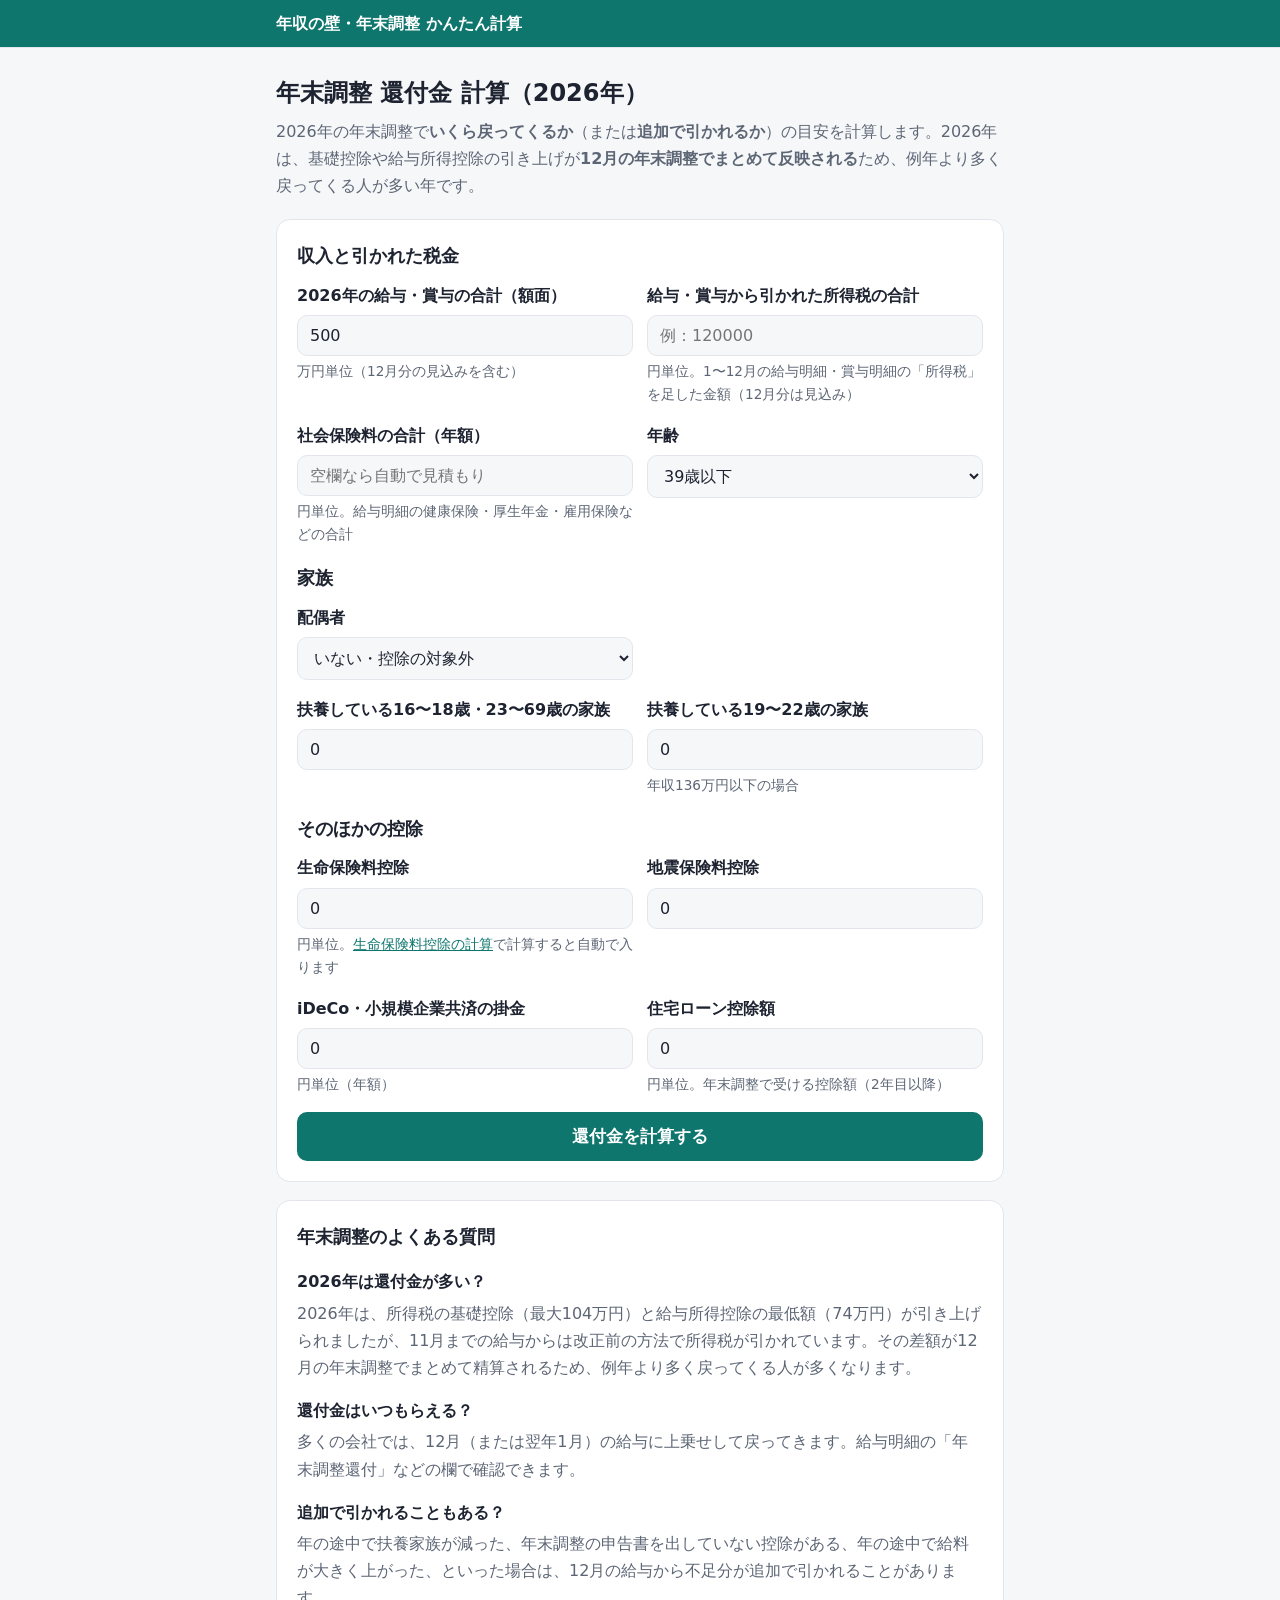
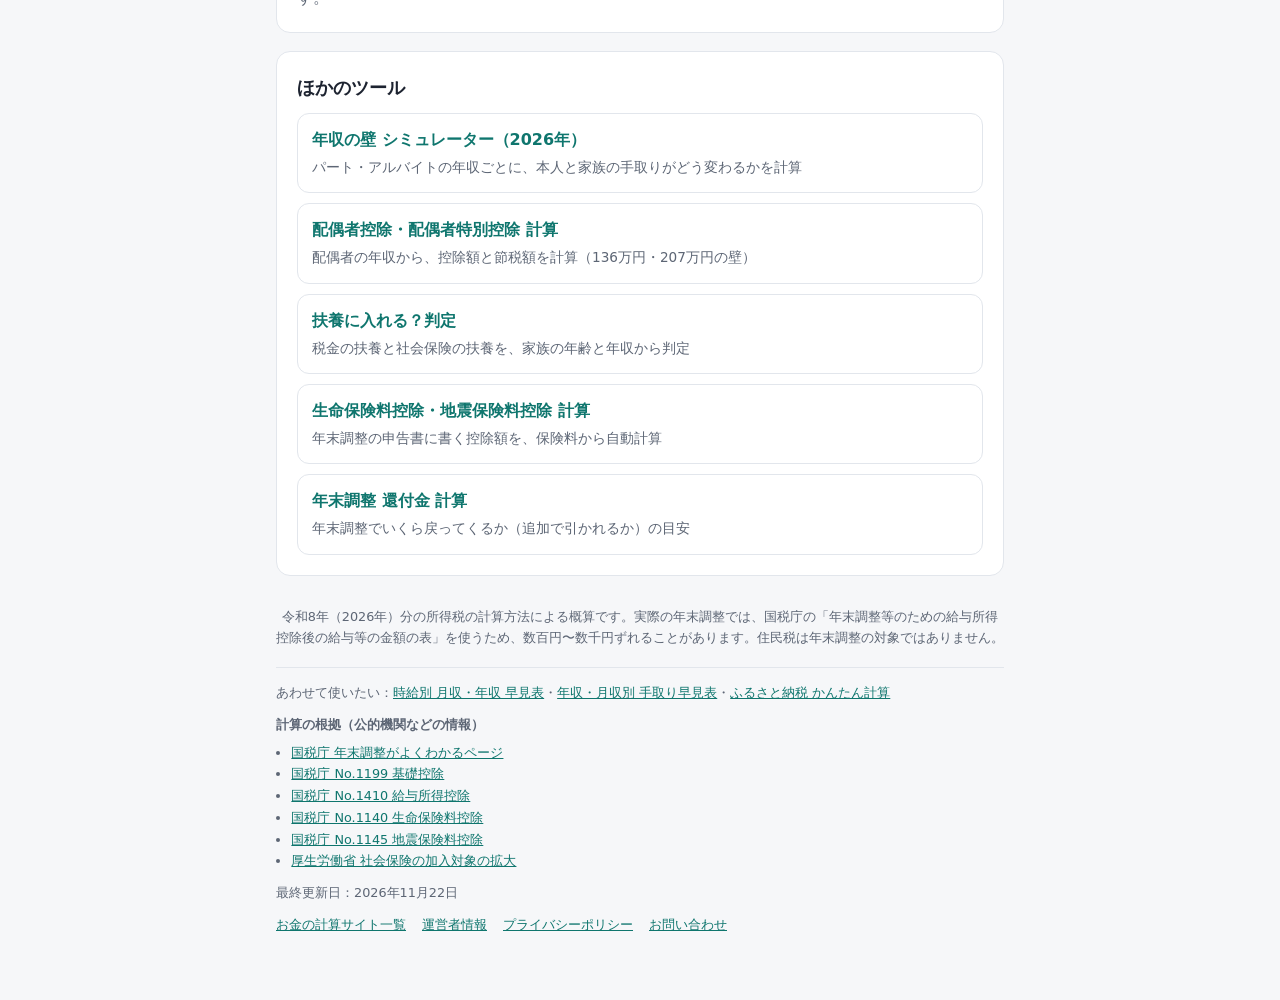
<file: kanpu/index.html>
<!doctype html>
<html lang="ja">
<head>
<meta charset="utf-8">
<meta name="viewport" content="width=device-width, initial-scale=1">
<title>年末調整 還付金 計算【2026年・令和8年分】｜いくら戻る？追加で引かれる？</title>
<meta name="description" content="年収・給与明細の所得税の合計・各種控除を入れるだけで、2026年の年末調整でいくら戻ってくるか（追加で引かれるか）の目安を計算。基礎控除104万円・給与所得控除74万円への引き上げを反映した無料ツールです。">
<link rel="canonical" href="https://okanenokeisan.com/nenmatsu/kanpu/">
<!--sw-head-->
<meta property="og:type" content="website">
<meta property="og:site_name" content="年収の壁・年末調整 かんたん計算">
<meta property="og:title" content="年末調整 還付金 計算【2026年・令和8年分】｜いくら戻る？追加で引かれる？">
<meta property="og:description" content="年収・給与明細の所得税の合計・各種控除を入れるだけで、2026年の年末調整でいくら戻ってくるか（追加で引かれるか）の目安を計算。基礎控除104万円・給与所得控除74万円への引き上げを反映した無料ツールです。">
<meta property="og:url" content="https://okanenokeisan.com/nenmatsu/kanpu/">
<meta property="og:locale" content="ja_JP">
<meta name="twitter:card" content="summary">
<link rel="icon" href="/favicon.ico" sizes="48x48">
<link rel="icon" href="/favicon.svg" type="image/svg+xml">
<script async src="https://www.googletagmanager.com/gtag/js?id=G-CTGWFB173X"></script>
<script>window.dataLayer=window.dataLayer||[];function gtag(){dataLayer.push(arguments);}gtag('js',new Date());gtag('config','G-CTGWFB173X');document.addEventListener('click',function(e){var b=e.target.closest&&e.target.closest('button#calc,button#judge,button#make');if(b)gtag('event','tool_use',{tool_path:location.pathname,button_id:b.id});},true);</script>
<!--/sw-head-->
<link rel="stylesheet" href="../assets/style.css">
</head>
<body>
<header class="site-header"><div><a href="/nenmatsu/">年収の壁・年末調整 かんたん計算</a></div></header>
<div class="wrap">
  <h1>年末調整 還付金 計算（2026年）</h1>
  <p class="lead">2026年の年末調整で<strong>いくら戻ってくるか</strong>（または<strong>追加で引かれるか</strong>）の目安を計算します。2026年は、基礎控除や給与所得控除の引き上げが<strong>12月の年末調整でまとめて反映される</strong>ため、例年より多く戻ってくる人が多い年です。</p>

  <div class="card">
    <h2>収入と引かれた税金</h2>
    <div class="row">
      <div class="field"><label for="annual">2026年の給与・賞与の合計（額面）</label><input type="number" id="annual" min="0" value="500">
        <div class="hint">万円単位（12月分の見込みを含む）</div></div>
      <div class="field"><label for="withheld">給与・賞与から引かれた所得税の合計</label><input type="number" id="withheld" min="0" placeholder="例：120000">
        <div class="hint">円単位。1〜12月の給与明細・賞与明細の「所得税」を足した金額（12月分は見込み）</div></div>
    </div>
    <div class="row">
      <div class="field"><label for="social">社会保険料の合計（年額）</label><input type="number" id="social" min="0" placeholder="空欄なら自動で見積もり">
        <div class="hint">円単位。給与明細の健康保険・厚生年金・雇用保険などの合計</div></div>
      <div class="field"><label for="age">年齢</label><select id="age"><option value="u40">39歳以下</option><option value="40">40〜64歳</option></select></div>
    </div>
    <h2>家族</h2>
    <div class="row">
      <div class="field"><label for="spouse">配偶者</label>
        <select id="spouse"><option value="none">いない・控除の対象外</option><option value="yes">いる</option></select></div>
      <div class="field" id="spWageField" hidden><label for="spWage">配偶者の年収（給与）</label><input type="number" id="spWage" min="0" value="100">
        <div class="hint">万円単位</div></div>
    </div>
    <div class="row">
      <div class="field"><label for="gen">扶養している16〜18歳・23〜69歳の家族</label><input type="number" id="gen" min="0" max="10" value="0"></div>
      <div class="field"><label for="tok">扶養している19〜22歳の家族</label><input type="number" id="tok" min="0" max="10" value="0">
        <div class="hint">年収136万円以下の場合</div></div>
    </div>
    <h2>そのほかの控除</h2>
    <div class="row">
      <div class="field"><label for="life">生命保険料控除</label><input type="number" id="life" min="0" value="0">
        <div class="hint">円単位。<a href="/nenmatsu/seiho/">生命保険料控除の計算</a>で計算すると自動で入ります</div></div>
      <div class="field"><label for="eq">地震保険料控除</label><input type="number" id="eq" min="0" value="0"></div>
    </div>
    <div class="row">
      <div class="field"><label for="ideco">iDeCo・小規模企業共済の掛金</label><input type="number" id="ideco" min="0" value="0">
        <div class="hint">円単位（年額）</div></div>
      <div class="field"><label for="loan">住宅ローン控除額</label><input type="number" id="loan" min="0" value="0">
        <div class="hint">円単位。年末調整で受ける控除額（2年目以降）</div></div>
    </div>
    <button id="calc">還付金を計算する</button>
  </div>

  <div class="card" id="result" hidden></div>

  <div class="ad">広告スペース</div>

  <div class="card faq">
    <h2>年末調整のよくある質問</h2>
    <h3>2026年は還付金が多い？</h3>
    <p>2026年は、所得税の基礎控除（最大104万円）と給与所得控除の最低額（74万円）が引き上げられましたが、11月までの給与からは改正前の方法で所得税が引かれています。その差額が12月の年末調整でまとめて精算されるため、例年より多く戻ってくる人が多くなります。</p>
    <h3>還付金はいつもらえる？</h3>
    <p>多くの会社では、12月（または翌年1月）の給与に上乗せして戻ってきます。給与明細の「年末調整還付」などの欄で確認できます。</p>
    <h3>追加で引かれることもある？</h3>
    <p>年の途中で扶養家族が減った、年末調整の申告書を出していない控除がある、年の途中で給料が大きく上がった、といった場合は、12月の給与から不足分が追加で引かれることがあります。</p>
  </div>

  <div class="card" id="related"></div>

  <footer>令和8年（2026年）分の所得税の計算方法による概算です。実際の年末調整では、国税庁の「年末調整等のための給与所得控除後の給与等の金額の表」を使うため、数百円〜数千円ずれることがあります。住民税は年末調整の対象ではありません。</footer>
<!--sw-foot-->
<div style="font-size:.8rem;color:var(--muted);margin-top:18px;border-top:1px solid var(--line);padding-top:14px"><p style="margin:0 0 10px">あわせて使いたい：<a href="/jikyu-hayami/">時給別 月収・年収 早見表</a>・<a href="/nenshu/">年収・月収別 手取り早見表</a>・<a href="/furusato/">ふるさと納税 かんたん計算</a></p><p style="margin:0 0 6px;font-weight:600">計算の根拠（公的機関などの情報）</p><ul style="margin:0 0 10px;padding-left:1.2em"><li><a href="https://www.nta.go.jp/users/gensen/nencho/index.htm" target="_blank" rel="noopener">国税庁 年末調整がよくわかるページ</a></li><li><a href="https://www.nta.go.jp/taxes/shiraberu/taxanswer/shotoku/1199.htm" target="_blank" rel="noopener">国税庁 No.1199 基礎控除</a></li><li><a href="https://www.nta.go.jp/taxes/shiraberu/taxanswer/shotoku/1410.htm" target="_blank" rel="noopener">国税庁 No.1410 給与所得控除</a></li><li><a href="https://www.nta.go.jp/taxes/shiraberu/taxanswer/shotoku/1140.htm" target="_blank" rel="noopener">国税庁 No.1140 生命保険料控除</a></li><li><a href="https://www.nta.go.jp/taxes/shiraberu/taxanswer/shotoku/1145.htm" target="_blank" rel="noopener">国税庁 No.1145 地震保険料控除</a></li><li><a href="https://www.mhlw.go.jp/tekiyoukakudai/" target="_blank" rel="noopener">厚生労働省 社会保険の加入対象の拡大</a></li></ul><p style="margin:0 0 10px">最終更新日：2026年11月22日</p><nav style="display:flex;flex-wrap:wrap;gap:6px 16px"><a href="/sites/">お金の計算サイト一覧</a><a href="/about/">運営者情報</a><a href="/privacy/">プライバシーポリシー</a><a href="/contact/">お問い合わせ</a></nav></div>
<!--/sw-foot-->
</div>

<script src="../assets/site.js"></script>
<script src="../assets/calc.js"></script>
<script>
const $ = id => document.getElementById(id);
const n = id => Math.max(0, Number($(id).value) || 0);
$("spouse").addEventListener("change", () => ($("spWageField").hidden = $("spouse").value !== "yes"));
try {
  const s = JSON.parse(localStorage.getItem("nenmatsu-insurance") || "null");
  if (s) { $("life").value = s.life || 0; $("eq").value = s.eq || 0; }
} catch {}

function calc() {
  const out = $("result");
  out.hidden = false;
  const annual = n("annual") * MAN;
  if (!annual) { out.innerHTML = '<p class="err">年収を入力してください。</p>'; return; }
  if ($("withheld").value === "") { out.innerHTML = '<p class="err">給与・賞与から引かれた所得税の合計を入力してください（給与明細の「所得税」の欄を1年分足した金額です）。</p>'; return; }
  const inc = salaryIncome(annual);
  const social = n("social") || socialEstimate(annual, $("age").value === "40");
  const sp = $("spouse").value === "yes" ? spouseDeduction(inc, salaryIncome(n("spWage") * MAN)) : { it: 0, type: "なし" };
  const deps = Math.floor(n("gen")) * 380000 + Math.floor(n("tok")) * 630000;
  const basic = basicIT(inc);
  const total = social + n("ideco") + n("life") + n("eq") + sp.it + deps + basic;
  const taxable = floor1000(inc - total);
  const rate = marginalRate(taxable);
  const [, , minus] = taxable > 0 ? BRACKETS.find(b => taxable <= b[0]) : [0, 0, 0];
  const base = Math.max(0, Math.round(taxable * rate - minus) - Math.floor(n("loan")));
  const yearTax = Math.floor(base * 1021 / 1000 / 100) * 100;
  const withheld = Math.floor(n("withheld"));
  const diff = withheld - yearTax;

  out.innerHTML = `
    <div class="big">
      <div class="stat ${diff >= 0 ? "good" : "warn"}"><div class="k">${diff >= 0 ? "戻ってくる額（目安）" : "追加で引かれる額（目安）"}</div><div class="v">${yen(Math.abs(diff))}</div></div>
      <div class="stat"><div class="k">1年間の正しい所得税</div><div class="v">${yen(yearTax)}</div></div>
      <div class="stat"><div class="k">すでに引かれた所得税</div><div class="v">${yen(withheld)}</div></div>
    </div>
    <table class="info">
      <tr><td>給与所得（年収 − 給与所得控除）</td><td class="num">${yen(inc)}</td></tr>
      <tr><td>社会保険料控除${n("social") ? "" : "（目安）"}</td><td class="num">${yen(social)}</td></tr>
      <tr><td>基礎控除</td><td class="num">${yen(basic)}</td></tr>
      <tr><td>配偶者控除・配偶者特別控除</td><td class="num">${yen(sp.it)}</td></tr>
      <tr><td>扶養控除</td><td class="num">${yen(deps)}</td></tr>
      <tr><td>生命保険料・地震保険料・iDeCoなど</td><td class="num">${yen(n("life") + n("eq") + n("ideco"))}</td></tr>
      <tr><td>課税所得</td><td class="num">${yen(taxable)}</td></tr>
      <tr><td>所得税率</td><td class="num">${Math.round(rate * 100)}%</td></tr>
      ${n("loan") ? `<tr><td>住宅ローン控除</td><td class="num">−${yen(n("loan"))}</td></tr>` : ""}
    </table>
    ${n("loan") && base === 0 ? '<p class="note">住宅ローン控除が所得税より多いため、所得税は0円になります。引ききれない分は、翌年の住民税から差し引かれます（上限あり）。</p>' : ""}
    <p class="note">給与明細の「所得税」の合計がずれていると、結果も大きくずれます。12月の給与明細が届いたら、実際の金額で確認してみてください。</p>`;
  out.scrollIntoView({ behavior: "smooth", block: "start" });
}
$("calc").addEventListener("click", calc);
</script>
</body>
</html>
</file>
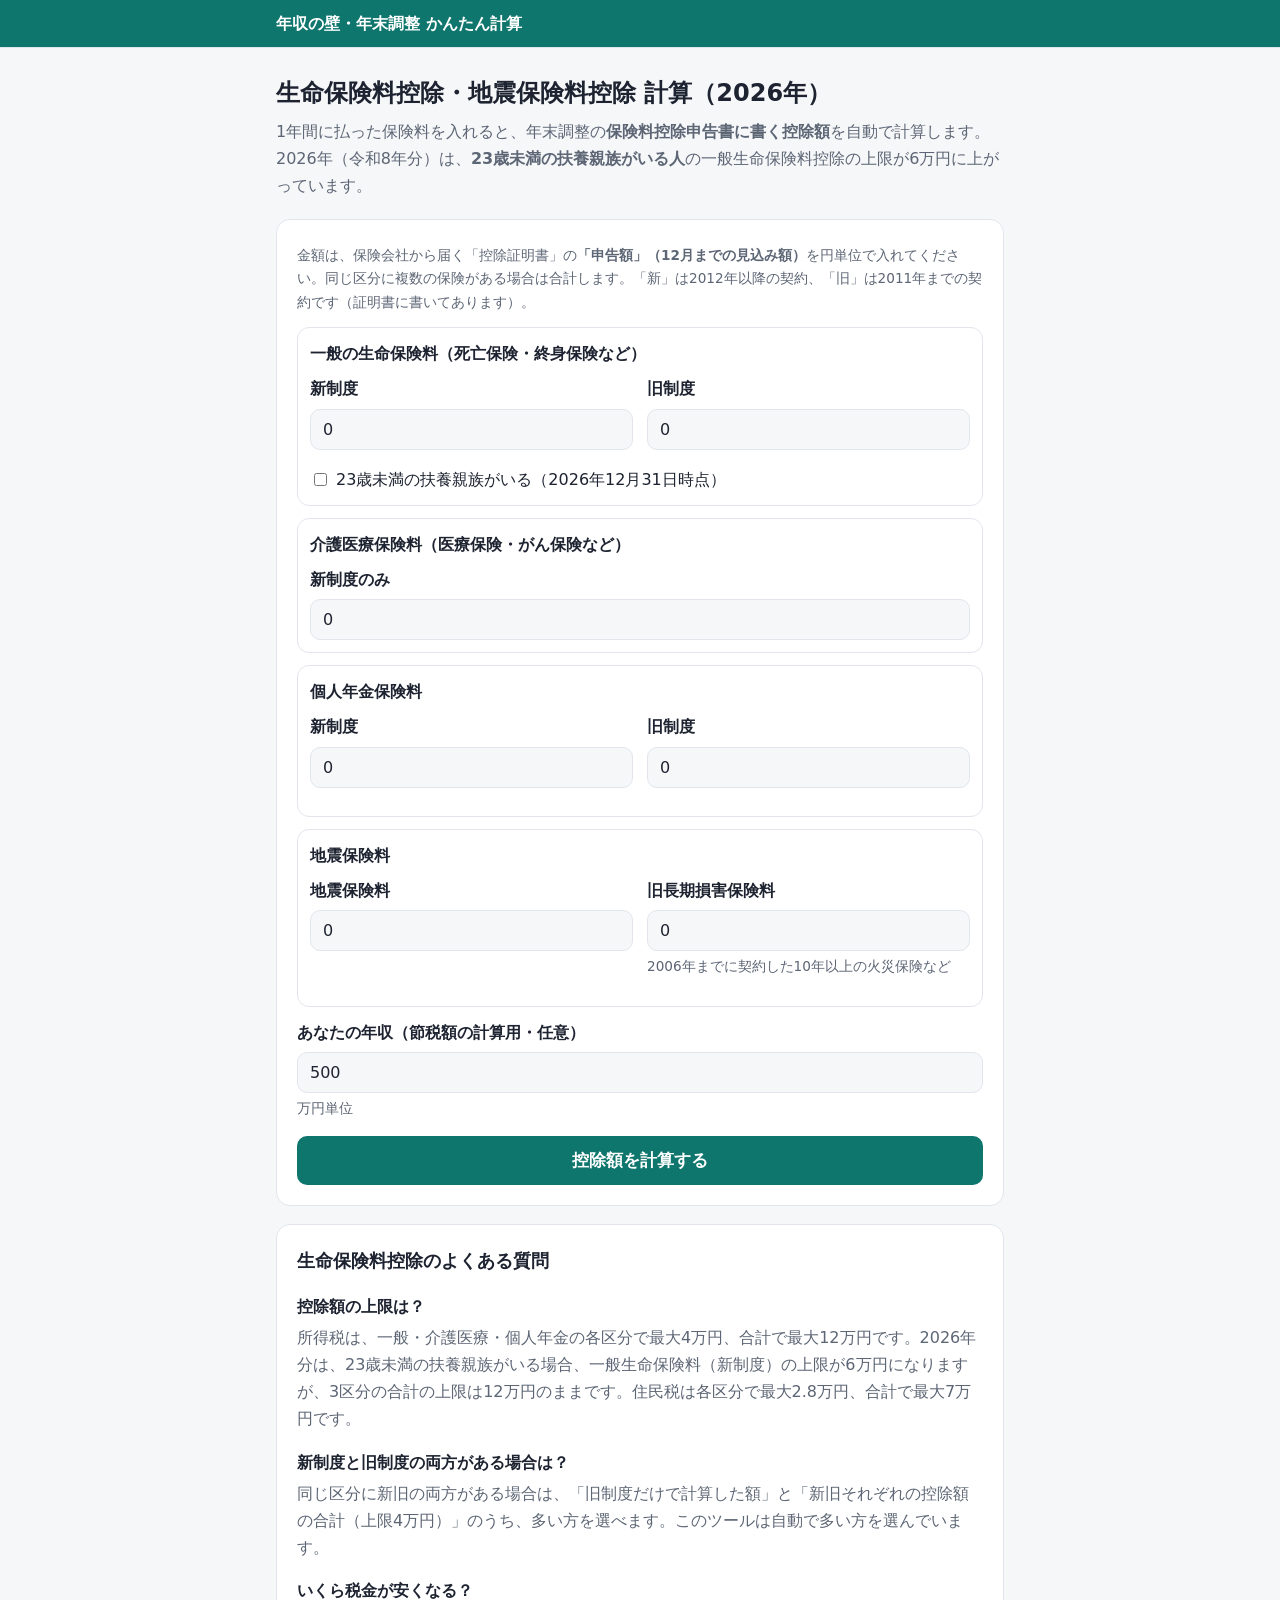
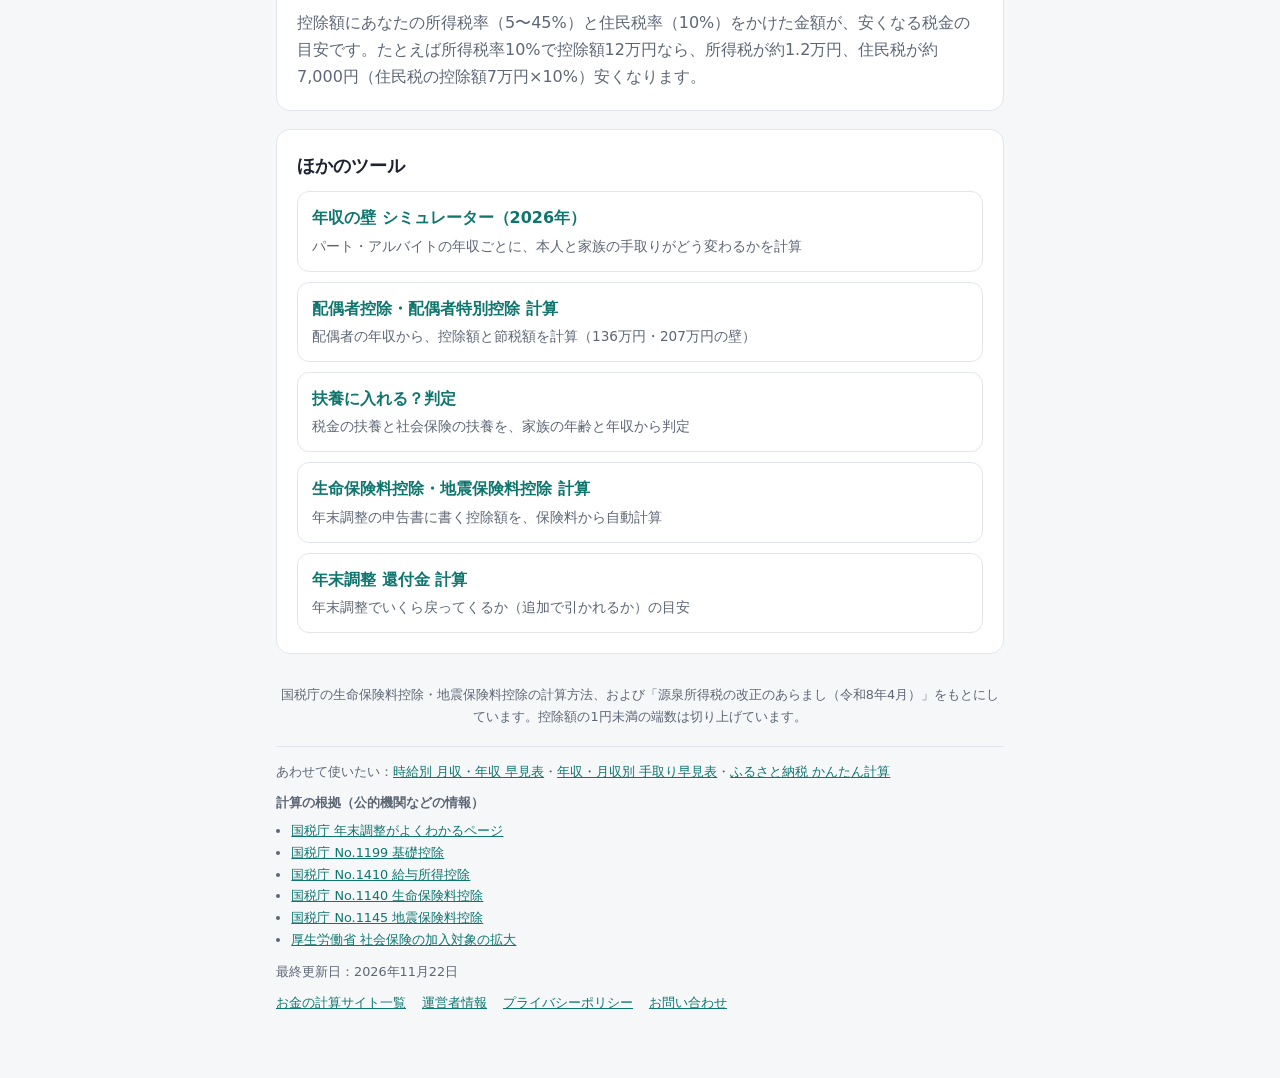
<file: seiho/index.html>
<!doctype html>
<html lang="ja">
<head>
<meta charset="utf-8">
<meta name="viewport" content="width=device-width, initial-scale=1">
<title>生命保険料控除 計算【2026年・令和8年分】｜年末調整の控除額を自動計算（地震保険料控除も）</title>
<meta name="description" content="1年間に払った保険料を入れるだけで、年末調整の保険料控除申告書に書く生命保険料控除（一般・介護医療・個人年金、新旧対応）と地震保険料控除の金額を自動計算。2026年の23歳未満の扶養親族がいる場合の上乗せ（最大6万円）にも対応しています。">
<link rel="canonical" href="https://okanenokeisan.com/nenmatsu/seiho/">
<!--sw-head-->
<meta property="og:type" content="website">
<meta property="og:site_name" content="年収の壁・年末調整 かんたん計算">
<meta property="og:title" content="生命保険料控除 計算【2026年・令和8年分】｜年末調整の控除額を自動計算（地震保険料控除も）">
<meta property="og:description" content="1年間に払った保険料を入れるだけで、年末調整の保険料控除申告書に書く生命保険料控除（一般・介護医療・個人年金、新旧対応）と地震保険料控除の金額を自動計算。2026年の23歳未満の扶養親族がいる場合の上乗せ（最大6万円）にも対応しています。">
<meta property="og:url" content="https://okanenokeisan.com/nenmatsu/seiho/">
<meta property="og:locale" content="ja_JP">
<meta name="twitter:card" content="summary">
<link rel="icon" href="/favicon.ico" sizes="48x48">
<link rel="icon" href="/favicon.svg" type="image/svg+xml">
<script async src="https://www.googletagmanager.com/gtag/js?id=G-CTGWFB173X"></script>
<script>window.dataLayer=window.dataLayer||[];function gtag(){dataLayer.push(arguments);}gtag('js',new Date());gtag('config','G-CTGWFB173X');document.addEventListener('click',function(e){var b=e.target.closest&&e.target.closest('button#calc,button#judge,button#make');if(b)gtag('event','tool_use',{tool_path:location.pathname,button_id:b.id});},true);</script>
<!--/sw-head-->
<link rel="stylesheet" href="../assets/style.css">
<style>.grp{border:1px solid var(--line);border-radius:12px;padding:12px;margin-bottom:12px}.grp h3{margin:0 0 8px;font-size:1rem}</style>
</head>
<body>
<header class="site-header"><div><a href="/nenmatsu/">年収の壁・年末調整 かんたん計算</a></div></header>
<div class="wrap">
  <h1>生命保険料控除・地震保険料控除 計算（2026年）</h1>
  <p class="lead">1年間に払った保険料を入れると、年末調整の<strong>保険料控除申告書に書く控除額</strong>を自動で計算します。2026年（令和8年分）は、<strong>23歳未満の扶養親族がいる人</strong>の一般生命保険料控除の上限が6万円に上がっています。</p>

  <div class="card">
    <p class="hint">金額は、保険会社から届く「控除証明書」の<strong>「申告額」（12月までの見込み額）</strong>を円単位で入れてください。同じ区分に複数の保険がある場合は合計します。「新」は2012年以降の契約、「旧」は2011年までの契約です（証明書に書いてあります）。</p>
    <div class="grp"><h3>一般の生命保険料（死亡保険・終身保険など）</h3>
      <div class="row">
        <div class="field"><label for="gNew">新制度</label><input type="number" id="gNew" min="0" value="0"></div>
        <div class="field"><label for="gOld">旧制度</label><input type="number" id="gOld" min="0" value="0"></div>
      </div>
      <div class="checks"><label><input type="checkbox" id="child">23歳未満の扶養親族がいる（2026年12月31日時点）</label></div>
    </div>
    <div class="grp"><h3>介護医療保険料（医療保険・がん保険など）</h3>
      <div class="field" style="margin:0"><label for="kNew">新制度のみ</label><input type="number" id="kNew" min="0" value="0"></div>
    </div>
    <div class="grp"><h3>個人年金保険料</h3>
      <div class="row">
        <div class="field"><label for="pNew">新制度</label><input type="number" id="pNew" min="0" value="0"></div>
        <div class="field"><label for="pOld">旧制度</label><input type="number" id="pOld" min="0" value="0"></div>
      </div>
    </div>
    <div class="grp"><h3>地震保険料</h3>
      <div class="row">
        <div class="field"><label for="eq">地震保険料</label><input type="number" id="eq" min="0" value="0"></div>
        <div class="field"><label for="eqOld">旧長期損害保険料</label><input type="number" id="eqOld" min="0" value="0">
          <div class="hint">2006年までに契約した10年以上の火災保険など</div></div>
      </div>
    </div>
    <div class="field"><label for="annual">あなたの年収（節税額の計算用・任意）</label><input type="number" id="annual" min="0" value="500">
      <div class="hint">万円単位</div></div>
    <button id="calc">控除額を計算する</button>
  </div>

  <div class="card" id="result" hidden></div>

  <div class="ad">広告スペース</div>

  <div class="card faq">
    <h2>生命保険料控除のよくある質問</h2>
    <h3>控除額の上限は？</h3>
    <p>所得税は、一般・介護医療・個人年金の各区分で最大4万円、合計で最大12万円です。2026年分は、23歳未満の扶養親族がいる場合、一般生命保険料（新制度）の上限が6万円になりますが、3区分の合計の上限は12万円のままです。住民税は各区分で最大2.8万円、合計で最大7万円です。</p>
    <h3>新制度と旧制度の両方がある場合は？</h3>
    <p>同じ区分に新旧の両方がある場合は、「旧制度だけで計算した額」と「新旧それぞれの控除額の合計（上限4万円）」のうち、多い方を選べます。このツールは自動で多い方を選んでいます。</p>
    <h3>いくら税金が安くなる？</h3>
    <p>控除額にあなたの所得税率（5〜45%）と住民税率（10%）をかけた金額が、安くなる税金の目安です。たとえば所得税率10%で控除額12万円なら、所得税が約1.2万円、住民税が約7,000円（住民税の控除額7万円×10%）安くなります。</p>
  </div>

  <div class="card" id="related"></div>

  <footer>国税庁の生命保険料控除・地震保険料控除の計算方法、および「源泉所得税の改正のあらまし（令和8年4月）」をもとにしています。控除額の1円未満の端数は切り上げています。</footer>
<!--sw-foot-->
<div style="font-size:.8rem;color:var(--muted);margin-top:18px;border-top:1px solid var(--line);padding-top:14px"><p style="margin:0 0 10px">あわせて使いたい：<a href="/jikyu-hayami/">時給別 月収・年収 早見表</a>・<a href="/nenshu/">年収・月収別 手取り早見表</a>・<a href="/furusato/">ふるさと納税 かんたん計算</a></p><p style="margin:0 0 6px;font-weight:600">計算の根拠（公的機関などの情報）</p><ul style="margin:0 0 10px;padding-left:1.2em"><li><a href="https://www.nta.go.jp/users/gensen/nencho/index.htm" target="_blank" rel="noopener">国税庁 年末調整がよくわかるページ</a></li><li><a href="https://www.nta.go.jp/taxes/shiraberu/taxanswer/shotoku/1199.htm" target="_blank" rel="noopener">国税庁 No.1199 基礎控除</a></li><li><a href="https://www.nta.go.jp/taxes/shiraberu/taxanswer/shotoku/1410.htm" target="_blank" rel="noopener">国税庁 No.1410 給与所得控除</a></li><li><a href="https://www.nta.go.jp/taxes/shiraberu/taxanswer/shotoku/1140.htm" target="_blank" rel="noopener">国税庁 No.1140 生命保険料控除</a></li><li><a href="https://www.nta.go.jp/taxes/shiraberu/taxanswer/shotoku/1145.htm" target="_blank" rel="noopener">国税庁 No.1145 地震保険料控除</a></li><li><a href="https://www.mhlw.go.jp/tekiyoukakudai/" target="_blank" rel="noopener">厚生労働省 社会保険の加入対象の拡大</a></li></ul><p style="margin:0 0 10px">最終更新日：2026年11月22日</p><nav style="display:flex;flex-wrap:wrap;gap:6px 16px"><a href="/sites/">お金の計算サイト一覧</a><a href="/about/">運営者情報</a><a href="/privacy/">プライバシーポリシー</a><a href="/contact/">お問い合わせ</a></nav></div>
<!--/sw-foot-->
</div>

<script src="../assets/site.js"></script>
<script src="../assets/calc.js"></script>
<script>
const $ = id => document.getElementById(id);
const v = id => Math.max(0, Math.floor(Number($(id).value) || 0));
const up = n => Math.ceil(n);

// 所得税
const itNew = (p, child) => child
  ? (p <= 30000 ? p : p <= 60000 ? up(p / 2 + 15000) : p <= 120000 ? up(p / 4 + 30000) : 60000)
  : (p <= 20000 ? p : p <= 40000 ? up(p / 2 + 10000) : p <= 80000 ? up(p / 4 + 20000) : 40000);
const itOld = p => (p <= 25000 ? p : p <= 50000 ? up(p / 2 + 12500) : p <= 100000 ? up(p / 4 + 25000) : 50000);
// 住民税
const rtNew = p => (p <= 12000 ? p : p <= 32000 ? up(p / 2 + 6000) : p <= 56000 ? up(p / 4 + 14000) : 28000);
const rtOld = p => (p <= 15000 ? p : p <= 40000 ? up(p / 2 + 7500) : p <= 70000 ? up(p / 4 + 17500) : 35000);

// 新旧の両方がある区分：旧だけの額と、新旧合計（上限cap）の多い方
const combine = (n, o, fNew, fOld, cap) => {
  if (!o) return n ? fNew(n) : 0;
  if (!n) return fOld(o);
  return Math.max(fOld(o), Math.min(fNew(n) + fOld(o), cap));
};

function calc() {
  const out = $("result");
  out.hidden = false;
  const child = $("child").checked;
  const g = { it: combine(v("gNew"), v("gOld"), p => itNew(p, child), itOld, child ? 60000 : 40000), rt: combine(v("gNew"), v("gOld"), rtNew, rtOld, 28000) };
  const k = { it: v("kNew") ? itNew(v("kNew"), false) : 0, rt: v("kNew") ? rtNew(v("kNew")) : 0 };
  const pn = { it: combine(v("pNew"), v("pOld"), p => itNew(p, false), itOld, 40000), rt: combine(v("pNew"), v("pOld"), rtNew, rtOld, 28000) };
  const lifeIT = Math.min(120000, g.it + k.it + pn.it), lifeRT = Math.min(70000, g.rt + k.rt + pn.rt);

  const e = v("eq"), eo = v("eqOld");
  const eqIT = Math.min(50000, Math.min(e, 50000) + (eo <= 10000 ? eo : eo <= 20000 ? up(eo / 2 + 5000) : 15000));
  const eqRT = Math.min(25000, Math.min(up(e / 2), 25000) + (eo <= 5000 ? eo : eo <= 15000 ? up(eo / 2 + 2500) : 10000));

  const annual = (Number($("annual").value) || 0) * MAN;
  const rate = annual ? supporterRate(annual, false, lifeIT + eqIT) : 0;
  const save = Math.floor((lifeIT + eqIT) * rate * 1.021 + (lifeRT + eqRT) * 0.1);

  out.innerHTML = `
    <div class="big">
      <div class="stat good"><div class="k">生命保険料控除（所得税）</div><div class="v">${yen(lifeIT)}</div></div>
      <div class="stat good"><div class="k">地震保険料控除（所得税）</div><div class="v">${yen(eqIT)}</div></div>
      <div class="stat"><div class="k">安くなる税金（目安）</div><div class="v">${annual ? yen(save) : "年収を入力"}</div></div>
    </div>
    <table class="info">
      <tr><th>区分</th><th class="num">所得税の控除額</th><th class="num">住民税の控除額</th></tr>
      <tr><td>一般の生命保険料${child && v("gNew") ? "（23歳未満の扶養親族あり）" : ""}</td><td class="num">${yen(g.it)}</td><td class="num">${yen(g.rt)}</td></tr>
      <tr><td>介護医療保険料</td><td class="num">${yen(k.it)}</td><td class="num">${yen(k.rt)}</td></tr>
      <tr><td>個人年金保険料</td><td class="num">${yen(pn.it)}</td><td class="num">${yen(pn.rt)}</td></tr>
      <tr><td><strong>生命保険料控除の合計</strong></td><td class="num"><strong>${yen(lifeIT)}</strong></td><td class="num"><strong>${yen(lifeRT)}</strong></td></tr>
      <tr><td><strong>地震保険料控除</strong></td><td class="num"><strong>${yen(eqIT)}</strong></td><td class="num"><strong>${yen(eqRT)}</strong></td></tr>
    </table>
    ${g.it + k.it + pn.it > 120000 ? '<p class="note">3区分の合計が12万円を超えたため、上限の12万円になっています。</p>' : ""}
    ${annual ? `<p class="note">所得税率${Math.round(rate * 100)}%として、所得税が約${yen((lifeIT + eqIT) * rate * 1.021)}、住民税が約${yen((lifeRT + eqRT) * 0.1)}安くなる計算です。</p>` : ""}
    <p class="note">年末調整でいくら戻ってくるかは → <a href="/nenmatsu/kanpu/">年末調整 還付金 計算</a>（この控除額を入れて計算できます）</p>`;
  try { localStorage.setItem("nenmatsu-insurance", JSON.stringify({ life: lifeIT, eq: eqIT })); } catch {}
  out.scrollIntoView({ behavior: "smooth", block: "start" });
}
$("calc").addEventListener("click", calc);
</script>
</body>
</html>
</file>
<file: assets/style.css>
:root{
  --bg:#f6f7f9;--card:#fff;--text:#1d2330;--muted:#5d6675;--line:#e2e6ec;
  --accent:#0f766e;--accent-soft:#e6f6f4;--on-accent:#fff;--good:#16a34a;--good-soft:#dcfce7;
  --warn:#ea580c;--warn-soft:#ffedd5;--off:#9aa3b2;--err:#dc2626;
}
@media (prefers-color-scheme: dark){
  :root{
    --bg:#0f1218;--card:#181c24;--text:#e7eaf0;--muted:#9aa3b2;--line:#2a303c;
    --accent:#2dd4bf;--accent-soft:#11302c;--on-accent:#06201d;--good:#4ade80;--good-soft:#12301f;
    --warn:#fb923c;--warn-soft:#3a2413;--off:#5d6675;--err:#f87171;
  }
}
*{box-sizing:border-box}
body{margin:0;background:var(--bg);color:var(--text);font-family:system-ui,-apple-system,"Hiragino Sans","Yu Gothic UI",sans-serif;line-height:1.7}
a{color:var(--accent)}
.site-header{background:var(--accent);border-bottom:1px solid var(--line)}
.site-header div{max-width:760px;margin:0 auto;padding:10px 16px}
.site-header a{font-weight:700;text-decoration:none;color:var(--on-accent)}
.wrap{max-width:760px;margin:0 auto;padding:24px 16px 64px}
h1{font-size:1.5rem;margin:.2em 0 .3em;line-height:1.4}
h2{font-size:1.15rem;margin:0 0 10px}
.lead{color:var(--muted);margin:0 0 20px}
.card{background:var(--card);border:1px solid var(--line);border-radius:14px;padding:20px;margin-bottom:18px}
label{display:block;font-weight:600;margin-bottom:6px}
.field{margin-bottom:16px}
input[type=date],input[type=number],input[type=text],select,textarea{width:100%;padding:10px 12px;font-size:1rem;border:1px solid var(--line);border-radius:10px;background:var(--bg);color:var(--text);font-family:inherit}
.row{display:grid;grid-template-columns:1fr 1fr;gap:14px}
@media (max-width:520px){.row{grid-template-columns:1fr}}
.checks{display:flex;flex-wrap:wrap;gap:8px 18px}
.checks label{font-weight:400;display:flex;align-items:center;gap:6px;margin:0}
.hint{font-size:.85rem;color:var(--muted);margin-top:4px}
button{width:100%;padding:13px;font-size:1.05rem;font-weight:700;border:0;border-radius:10px;background:var(--accent);color:var(--on-accent);cursor:pointer;font-family:inherit}
button:hover{filter:brightness(1.08)}
button.sub{background:var(--accent-soft);color:var(--accent)}
.big{display:grid;grid-template-columns:repeat(3,1fr);gap:10px;margin-bottom:14px}
@media (max-width:520px){.big{grid-template-columns:1fr}}
.stat{border-radius:12px;padding:14px;background:var(--bg)}
.stat .k{font-size:.8rem;color:var(--muted)}
.stat .v{font-size:1.25rem;font-weight:700}
.stat.warn .v{color:var(--warn)} .stat.good .v{color:var(--good)}
.err{color:var(--err);font-weight:600}
table.info{width:100%;border-collapse:collapse;font-size:.95rem}
table.info td,table.info th{padding:8px 4px;border-bottom:1px solid var(--line);vertical-align:top;text-align:left}
table.info th{color:var(--muted);font-weight:500;font-size:.85rem}
table.info td:first-child{color:var(--muted)}
table.info td.num,table.info th.num{text-align:right;font-variant-numeric:tabular-nums}
.note{font-size:.85rem;color:var(--muted);background:var(--bg);border-radius:10px;padding:10px 12px;margin-top:12px}
.ad{display:none}
.ad.on{display:block;border:1px solid var(--line);border-radius:12px;padding:14px;margin-bottom:18px;background:var(--card)}
.faq h3{font-size:1rem;margin:16px 0 4px}
.faq p{margin:0;color:var(--muted)}
.tools{list-style:none;margin:0;padding:0;display:grid;gap:10px}
.tools a{display:block;padding:12px 14px;border:1px solid var(--line);border-radius:12px;text-decoration:none;color:var(--text);background:var(--card)}
.tools a:hover{border-color:var(--accent)}
.tools b{display:block;color:var(--accent)}
.tools span{font-size:.85rem;color:var(--muted)}
footer{font-size:.8rem;color:var(--muted);text-align:center;margin-top:30px}
</file>
